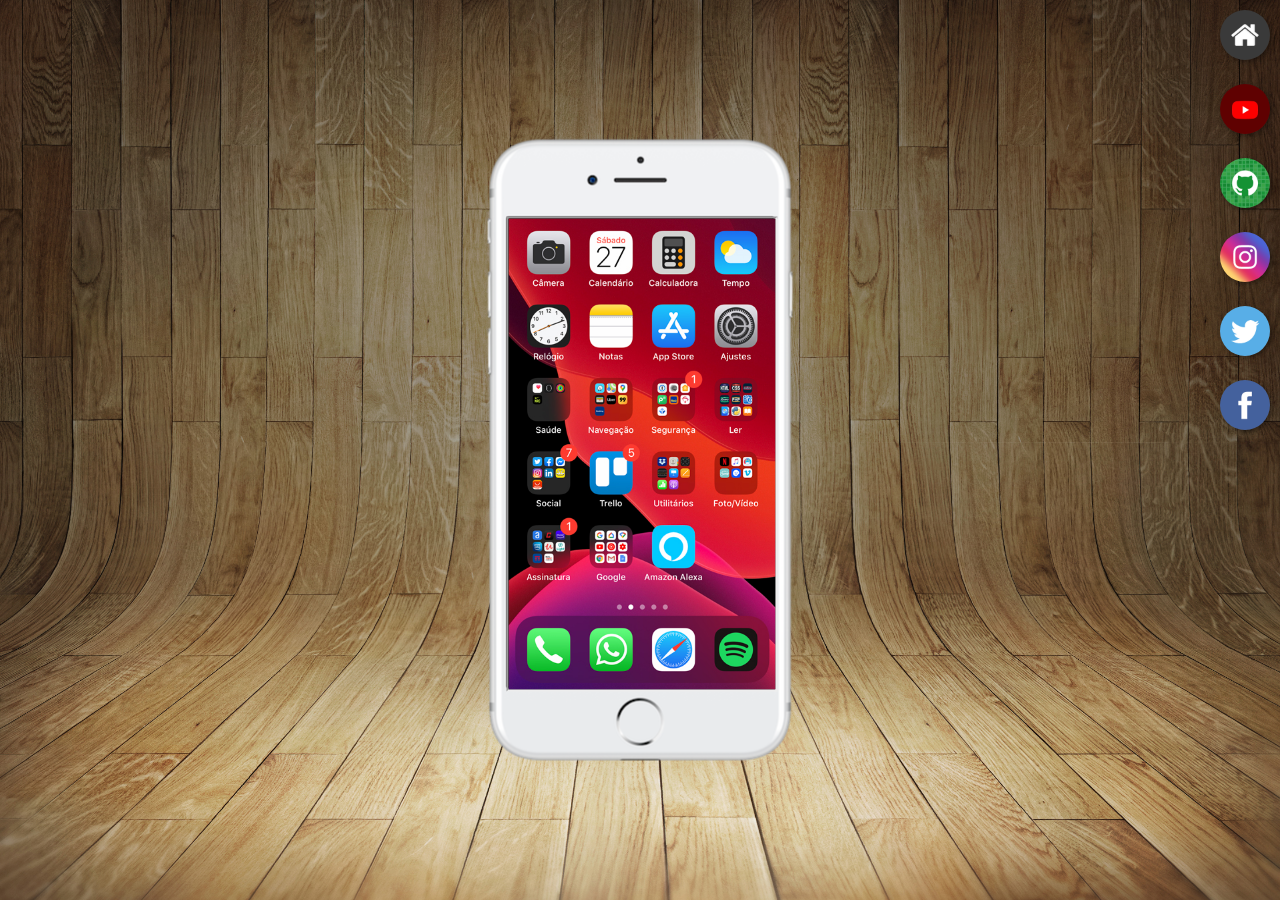
<file: index.html>
<!DOCTYPE html>
<html lang="pt-br">
<head>
    <meta charset="UTF-8">
    <meta name="viewport" content="width=device-width, initial-scale=1.0">
    <link rel="shortcut icon" href="favicon.ico" type="image/x-icon">
    <link rel="stylesheet" href="estilos/style.css">
    <title>Projeto Social</title>
</head>
<body>
    <main>
        <section id="telefone">
            <iframe src="home.html"name="tela" id="tela"> seu navegador não é compativel com isso</iframe>
        </section>

        <section id="redes-sociais">
            <a href="home.html" target="tela"> <img src="imagens/logo-home.jpg" alt="home"></a> <br>
            <a href="youtube.html" target="tela"> <img src="imagens/logo-youtube.jpg" alt="youtube"></a> <br>
            <a href="github.html" target="tela"><img src="imagens/logo-github.jpg" alt="git"></a> <br>
            <a href="instagram.html" target="tela"><img src="imagens/logo-instagram.jpg" alt="insta"></a> <br>
            <a href="twitter.html" target="tela"> <img src="imagens/logo-twitter.jpg" alt="tt"></a> <br>
            <a href="facebook.html" target="tela"> <img src="imagens/logo-facebook.jpg" alt="face"></a> <br>
        </section>
    </main>
</body>
</html>
</file>
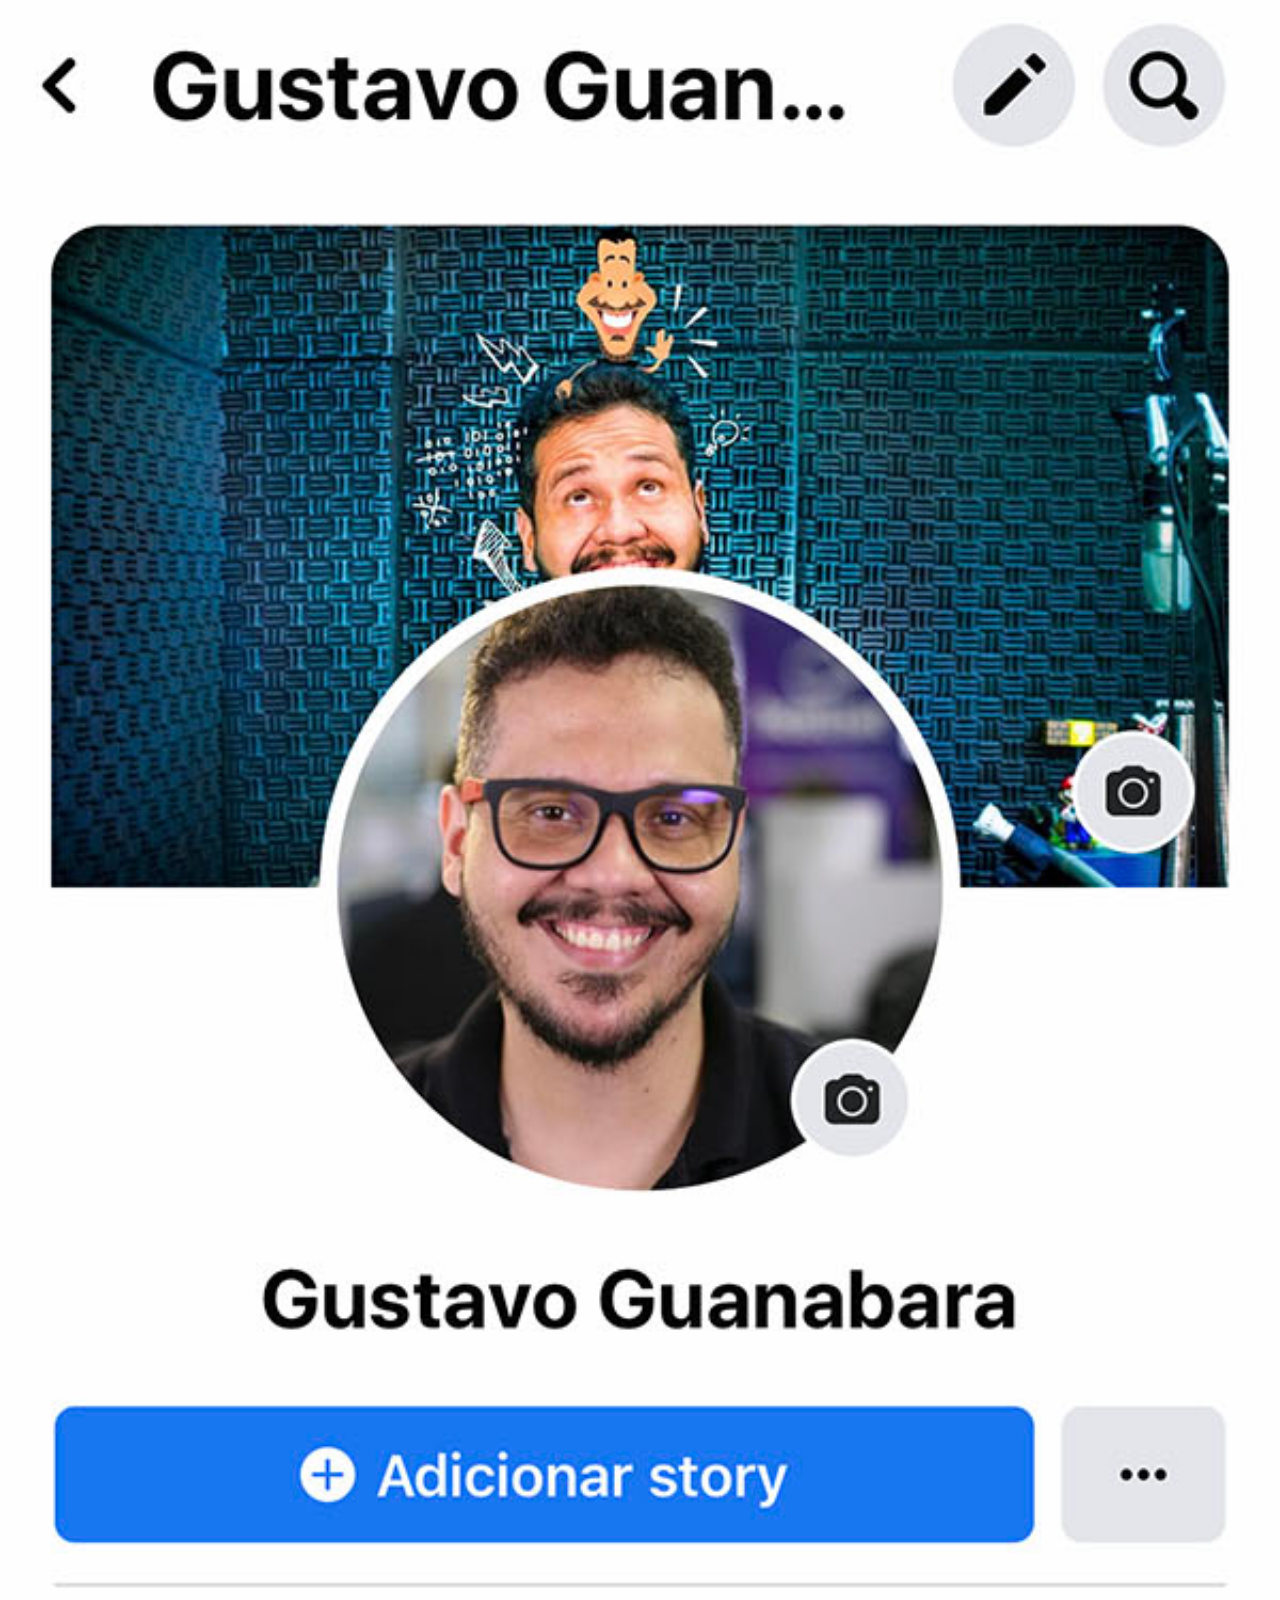
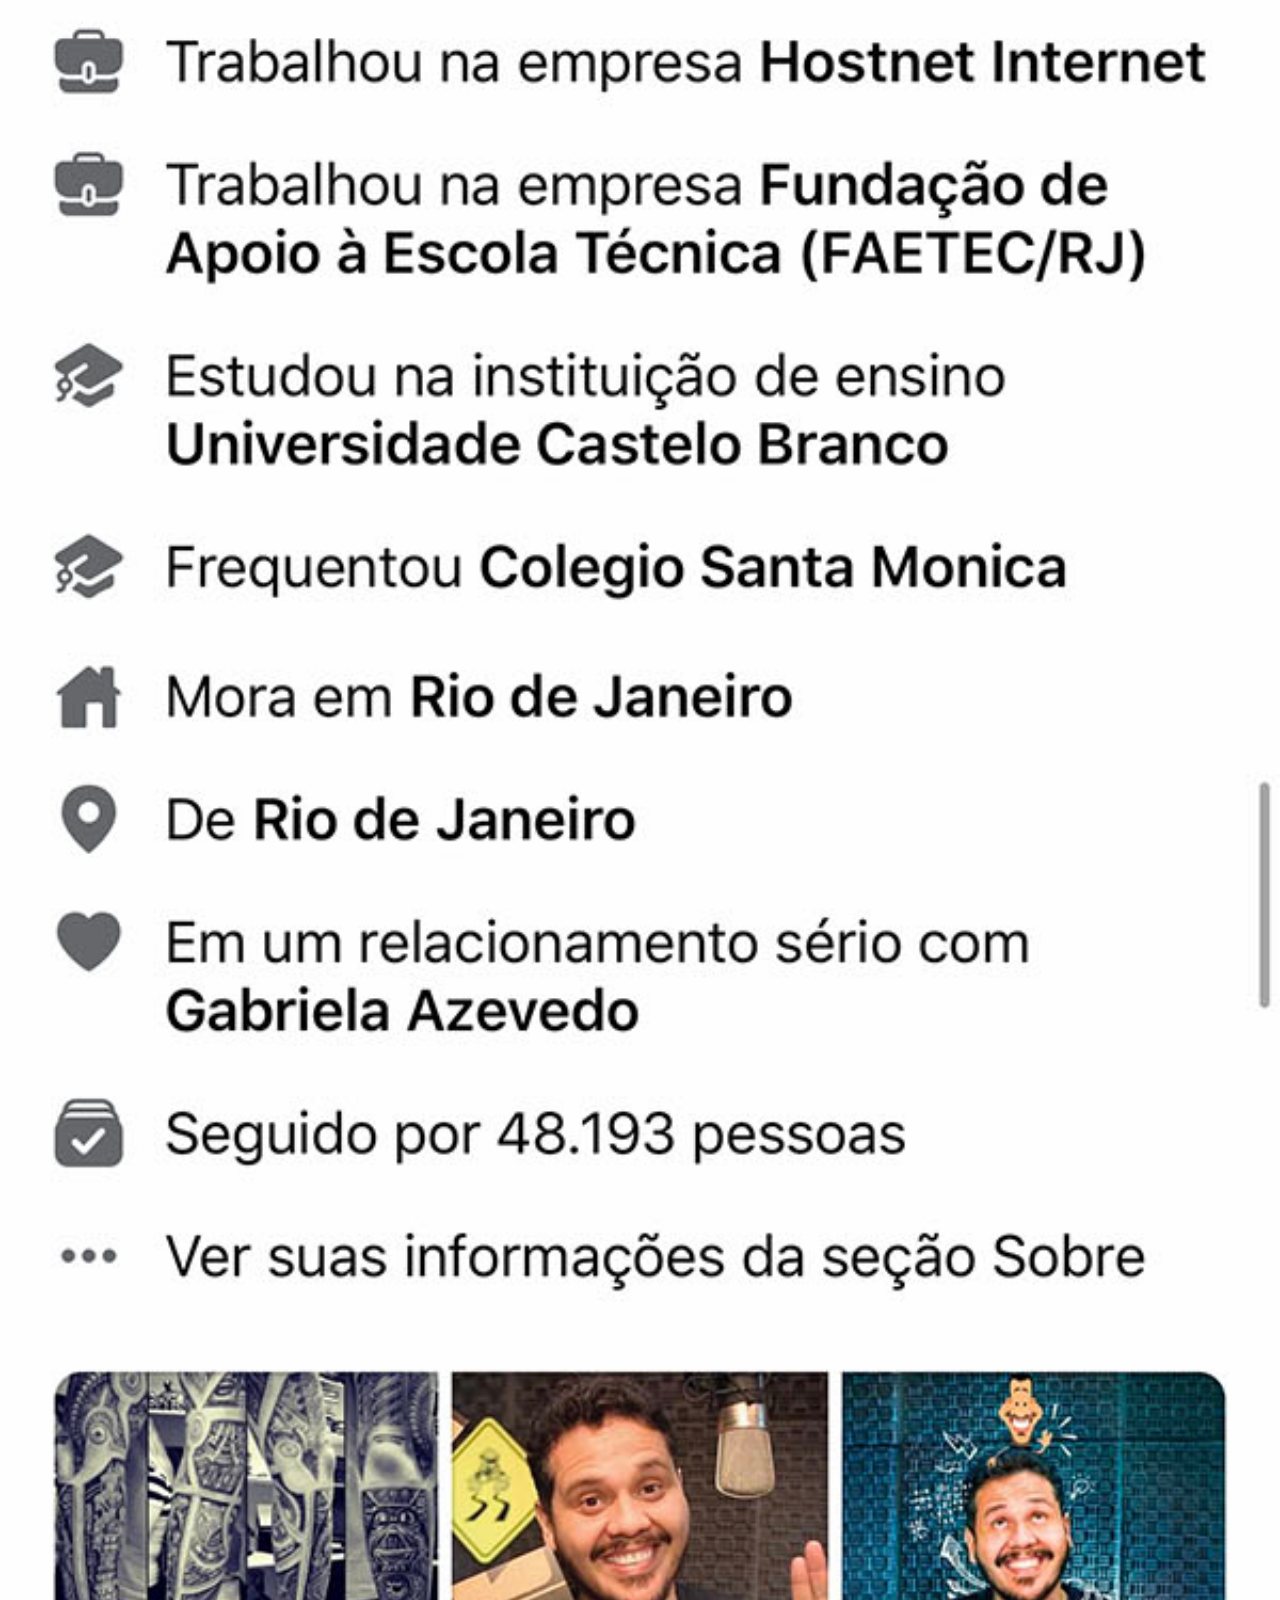
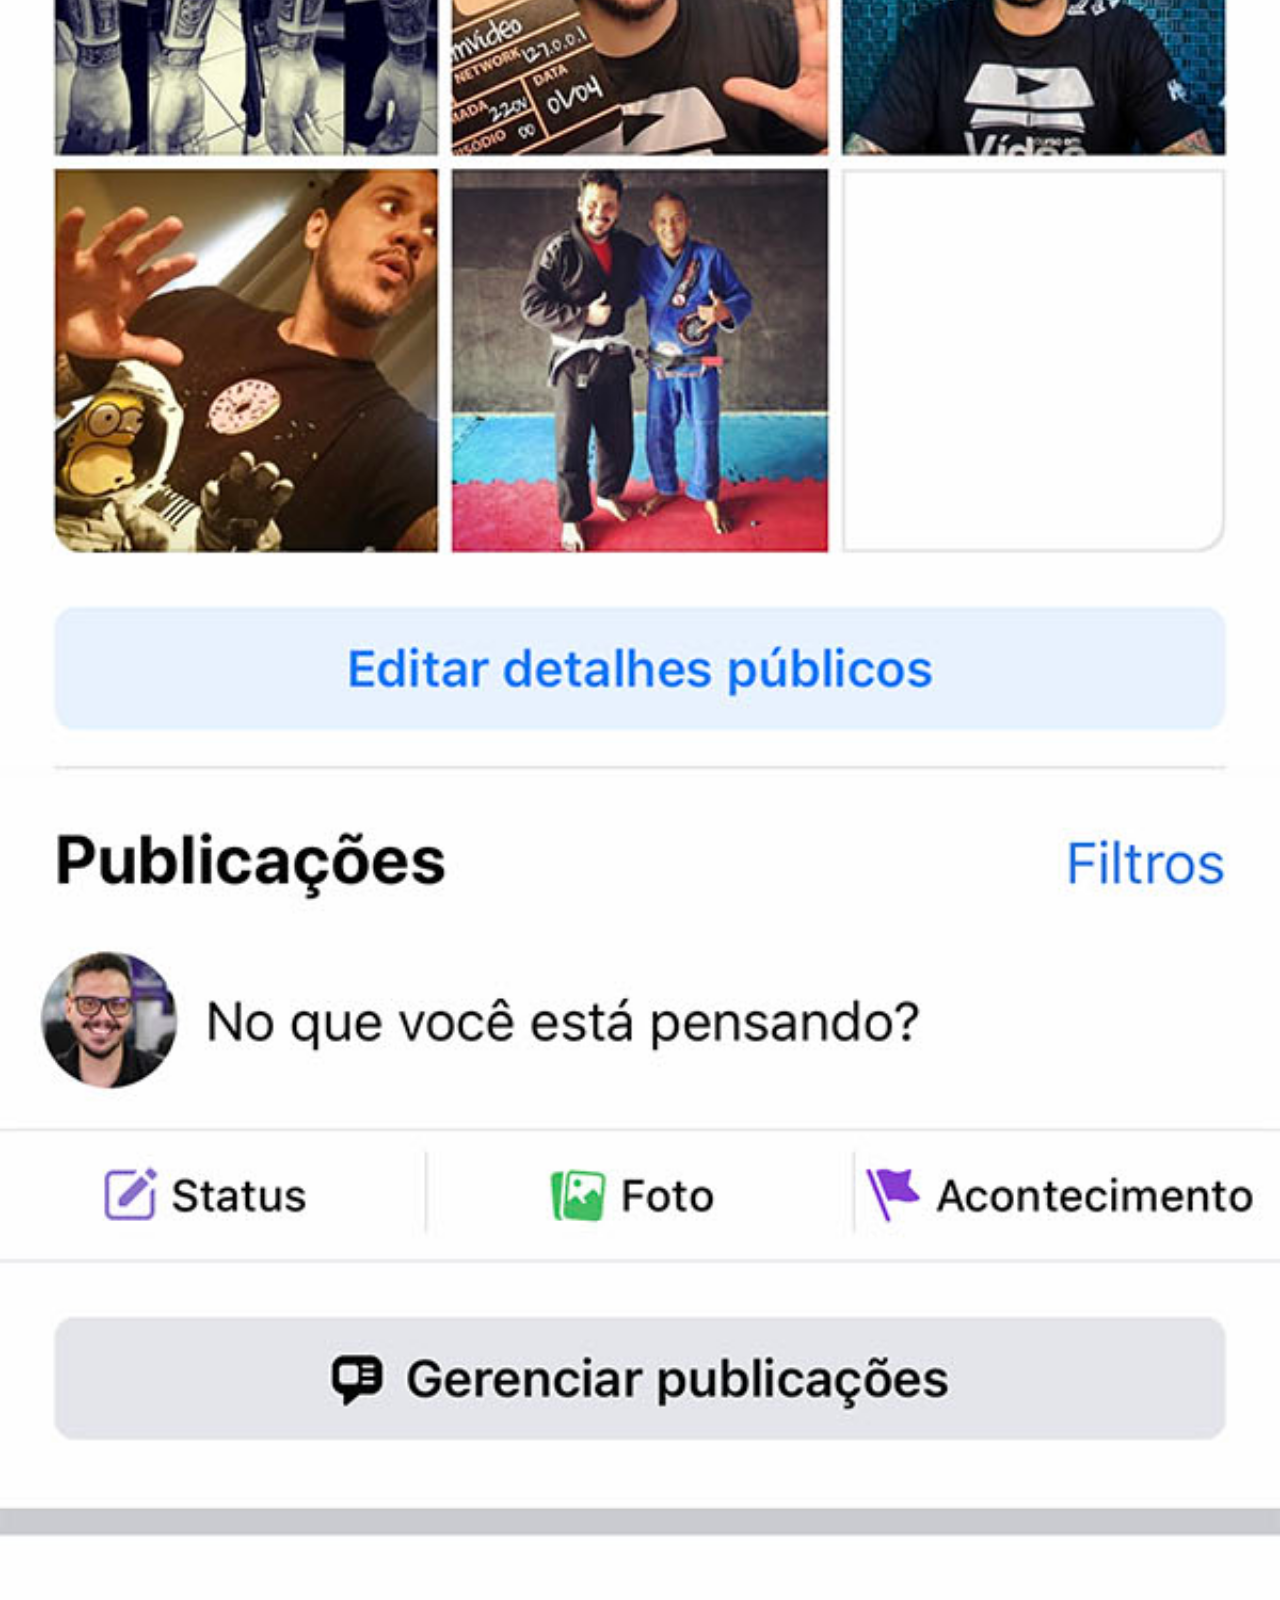
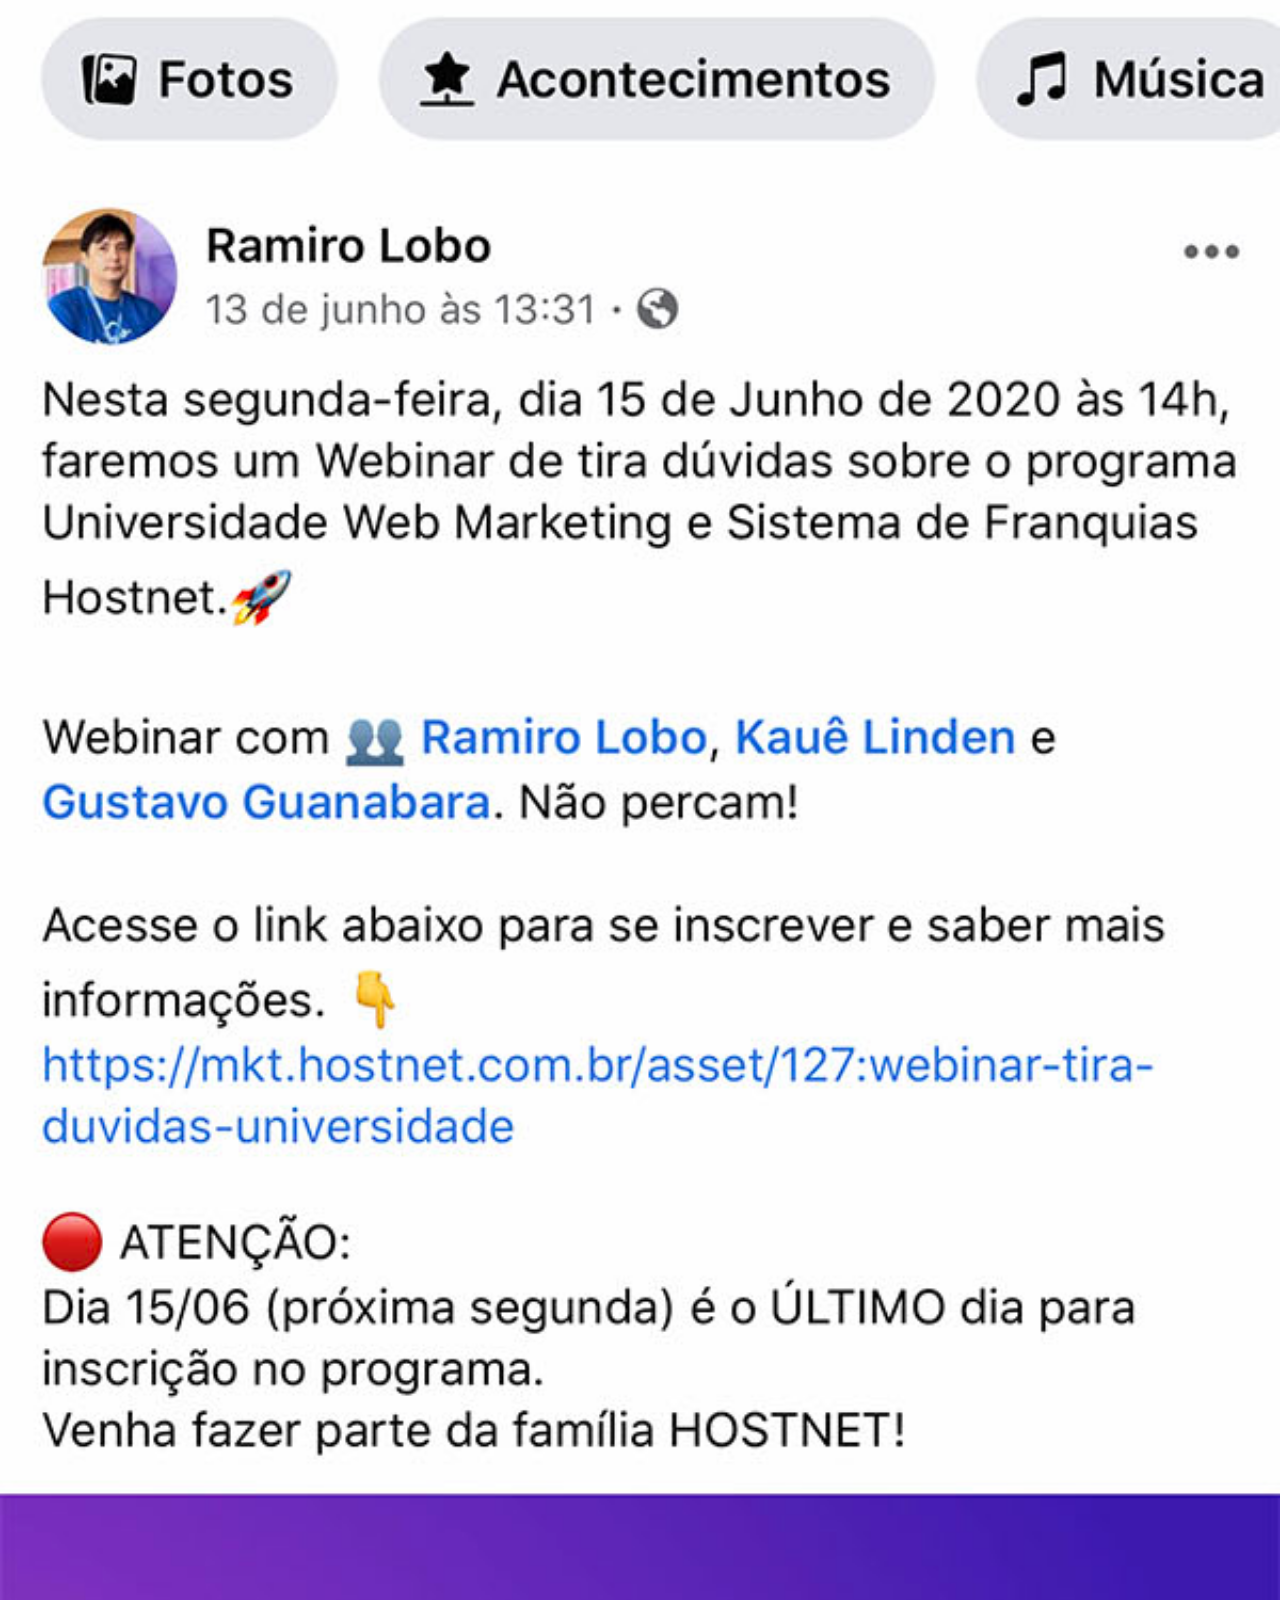
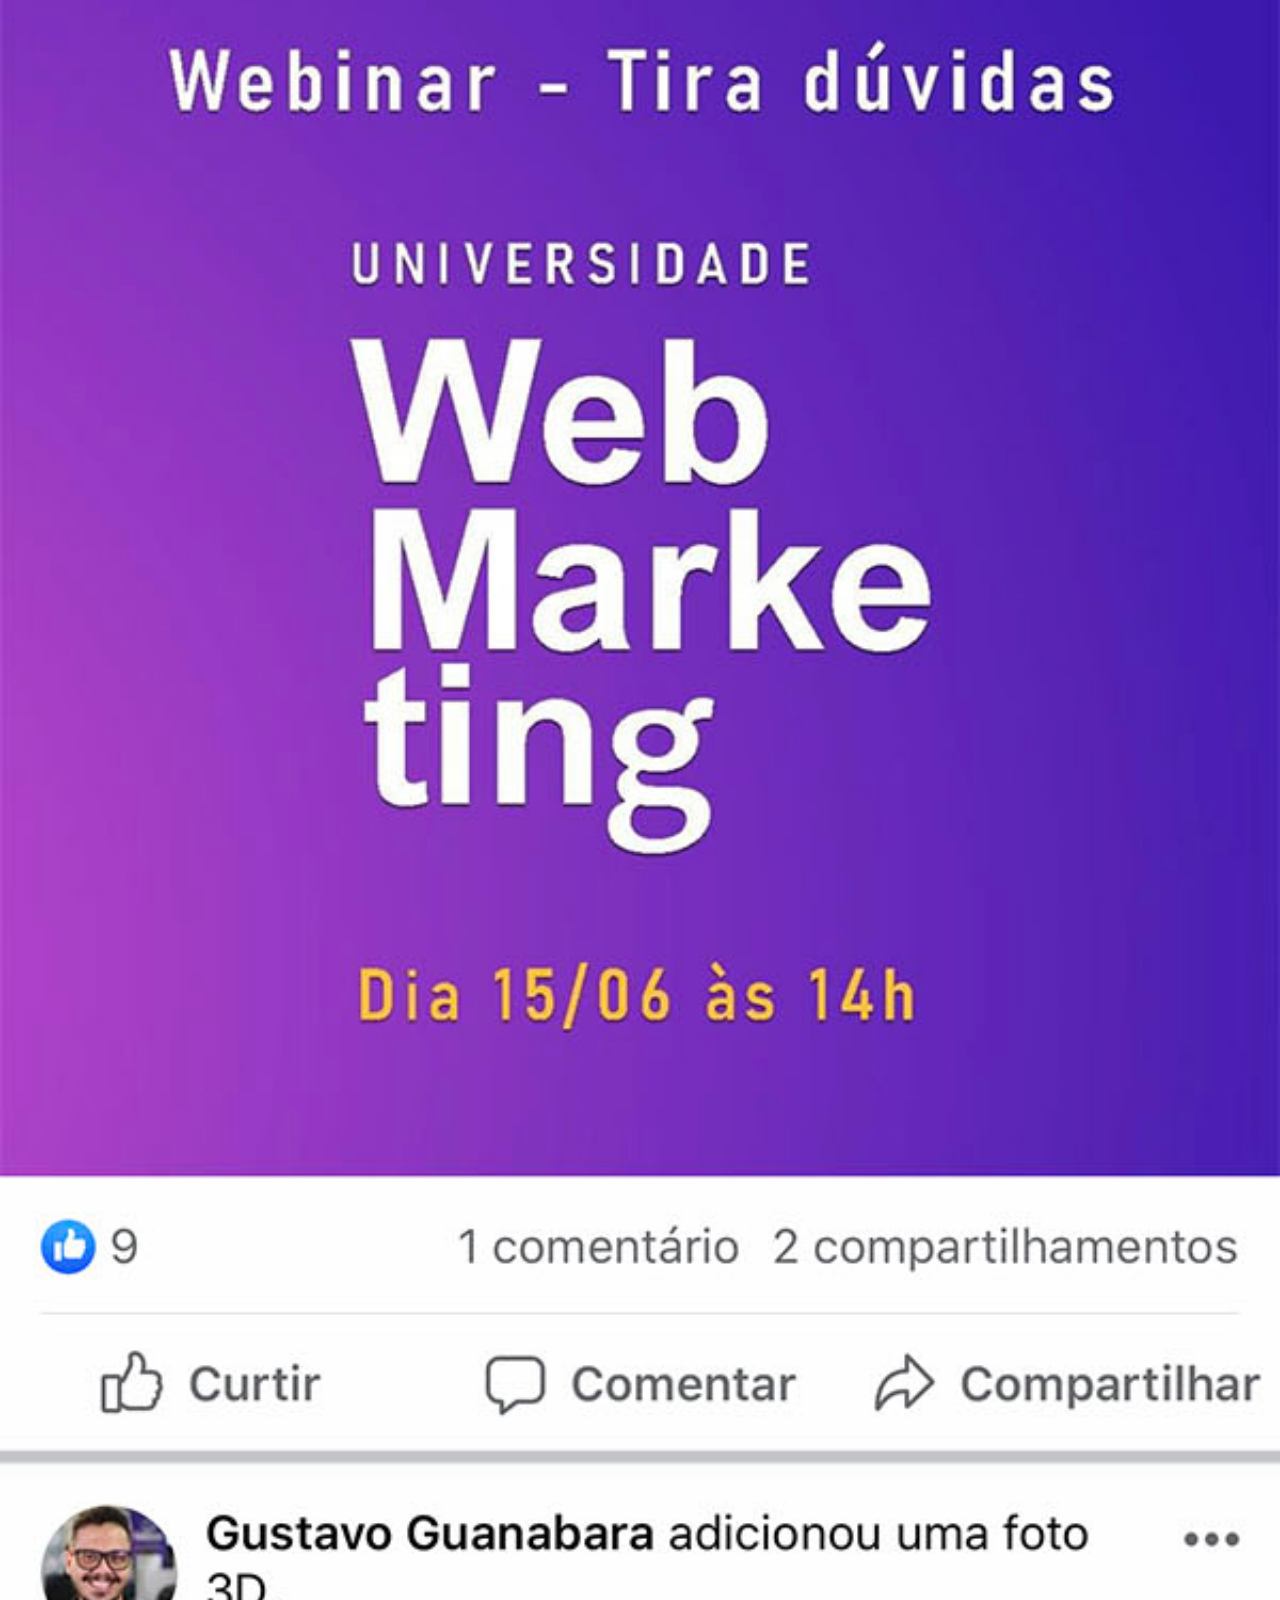
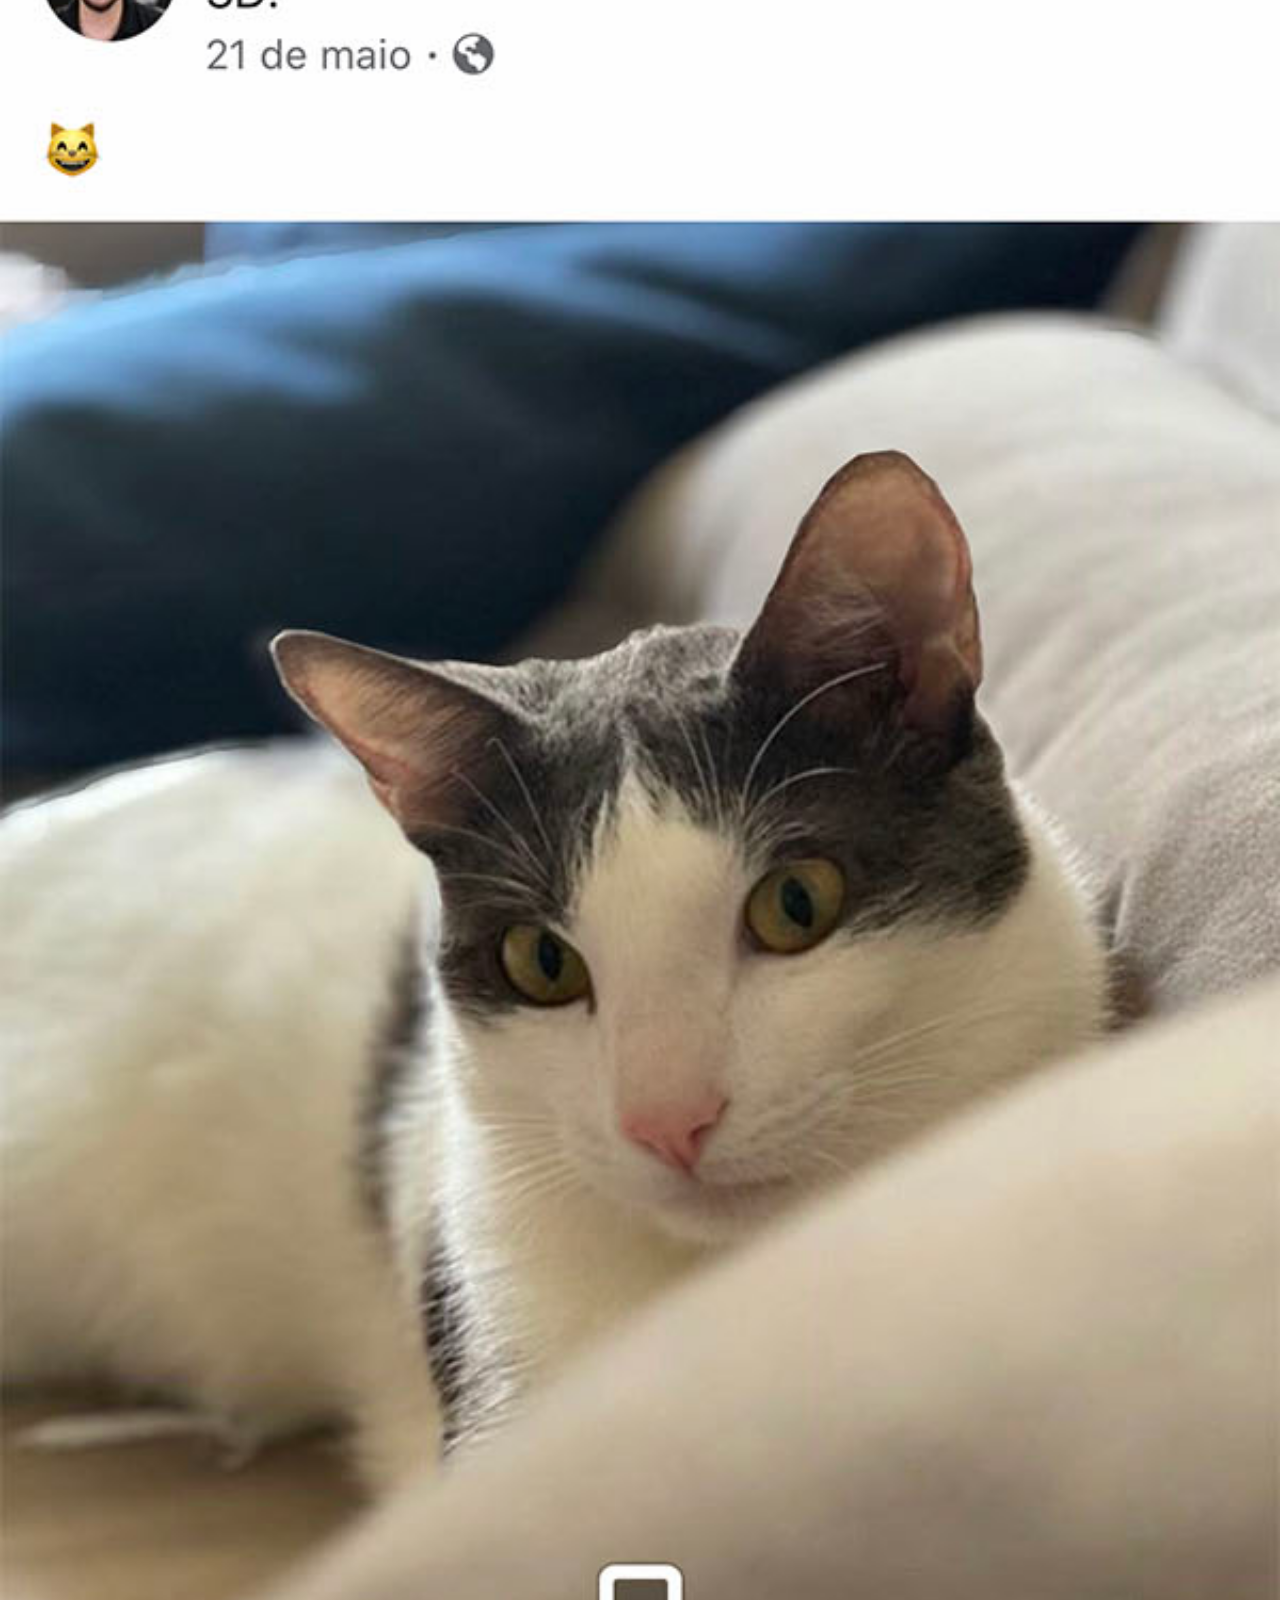
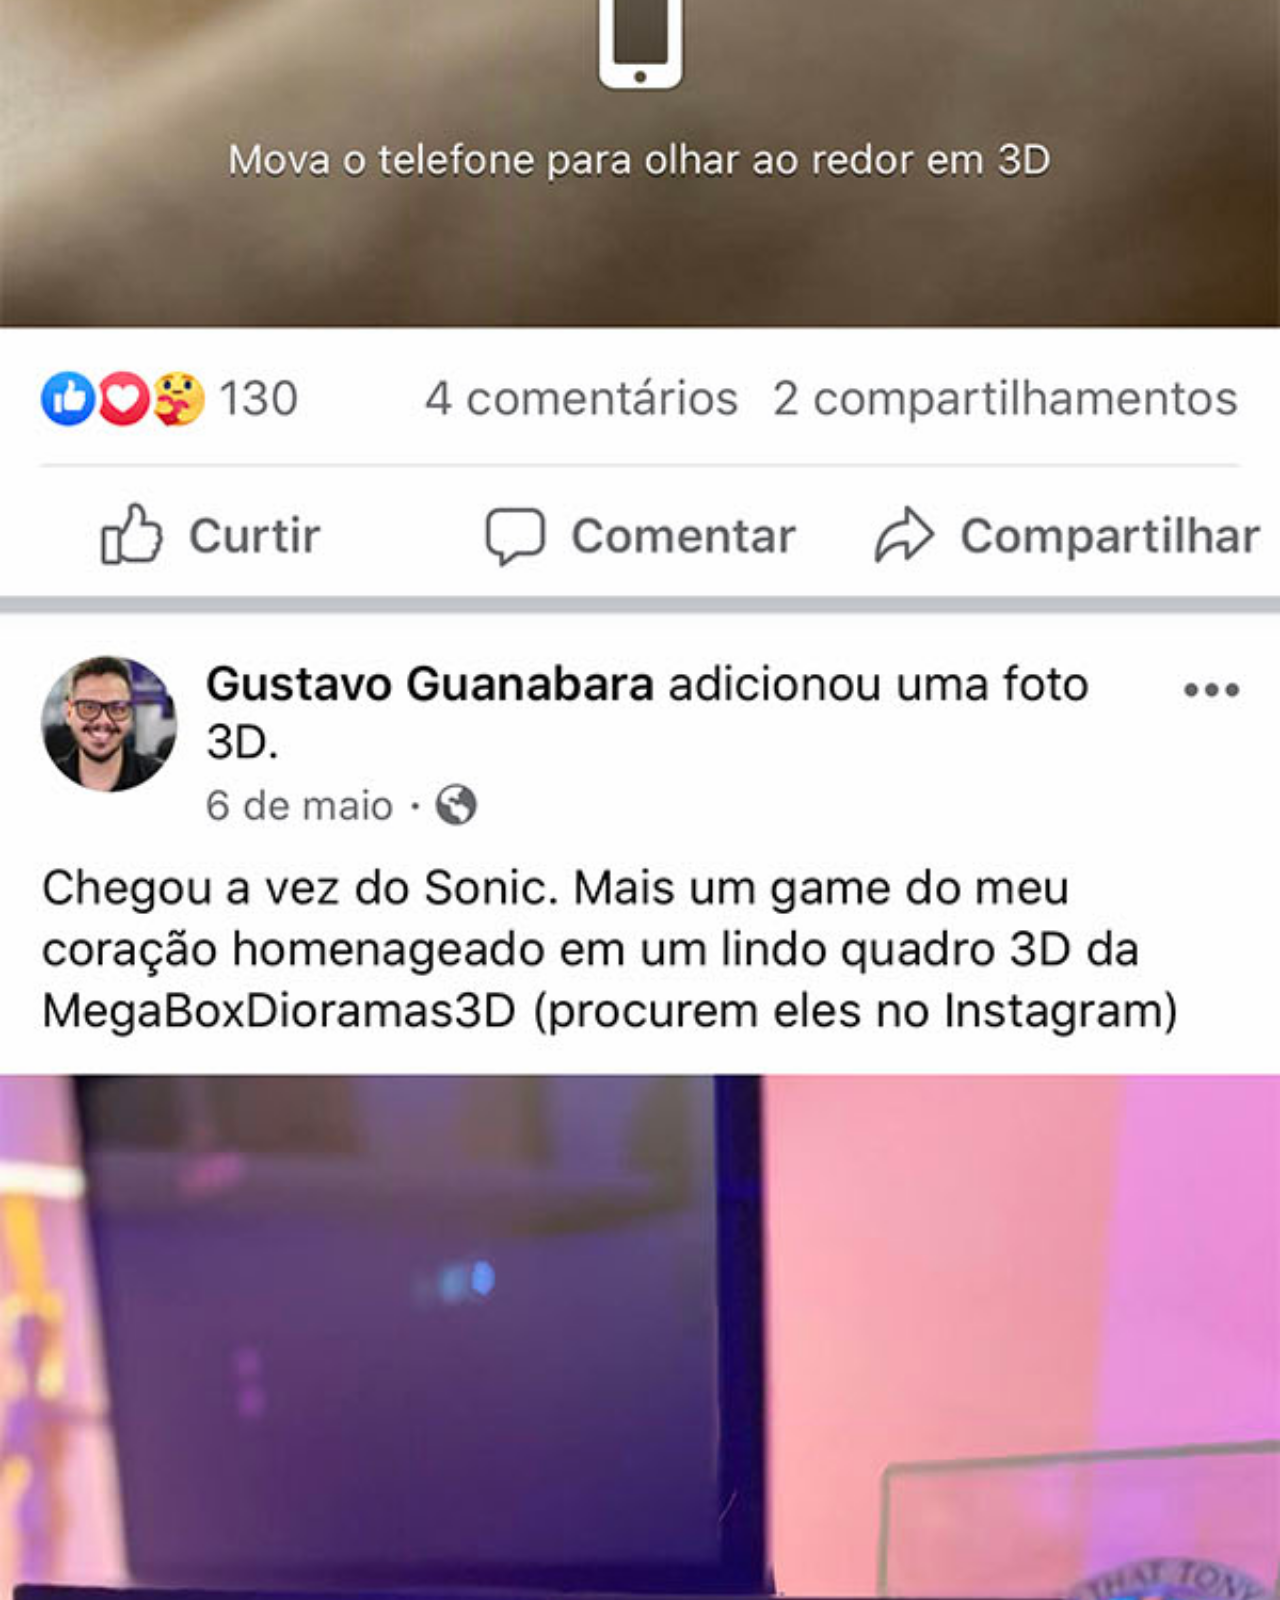
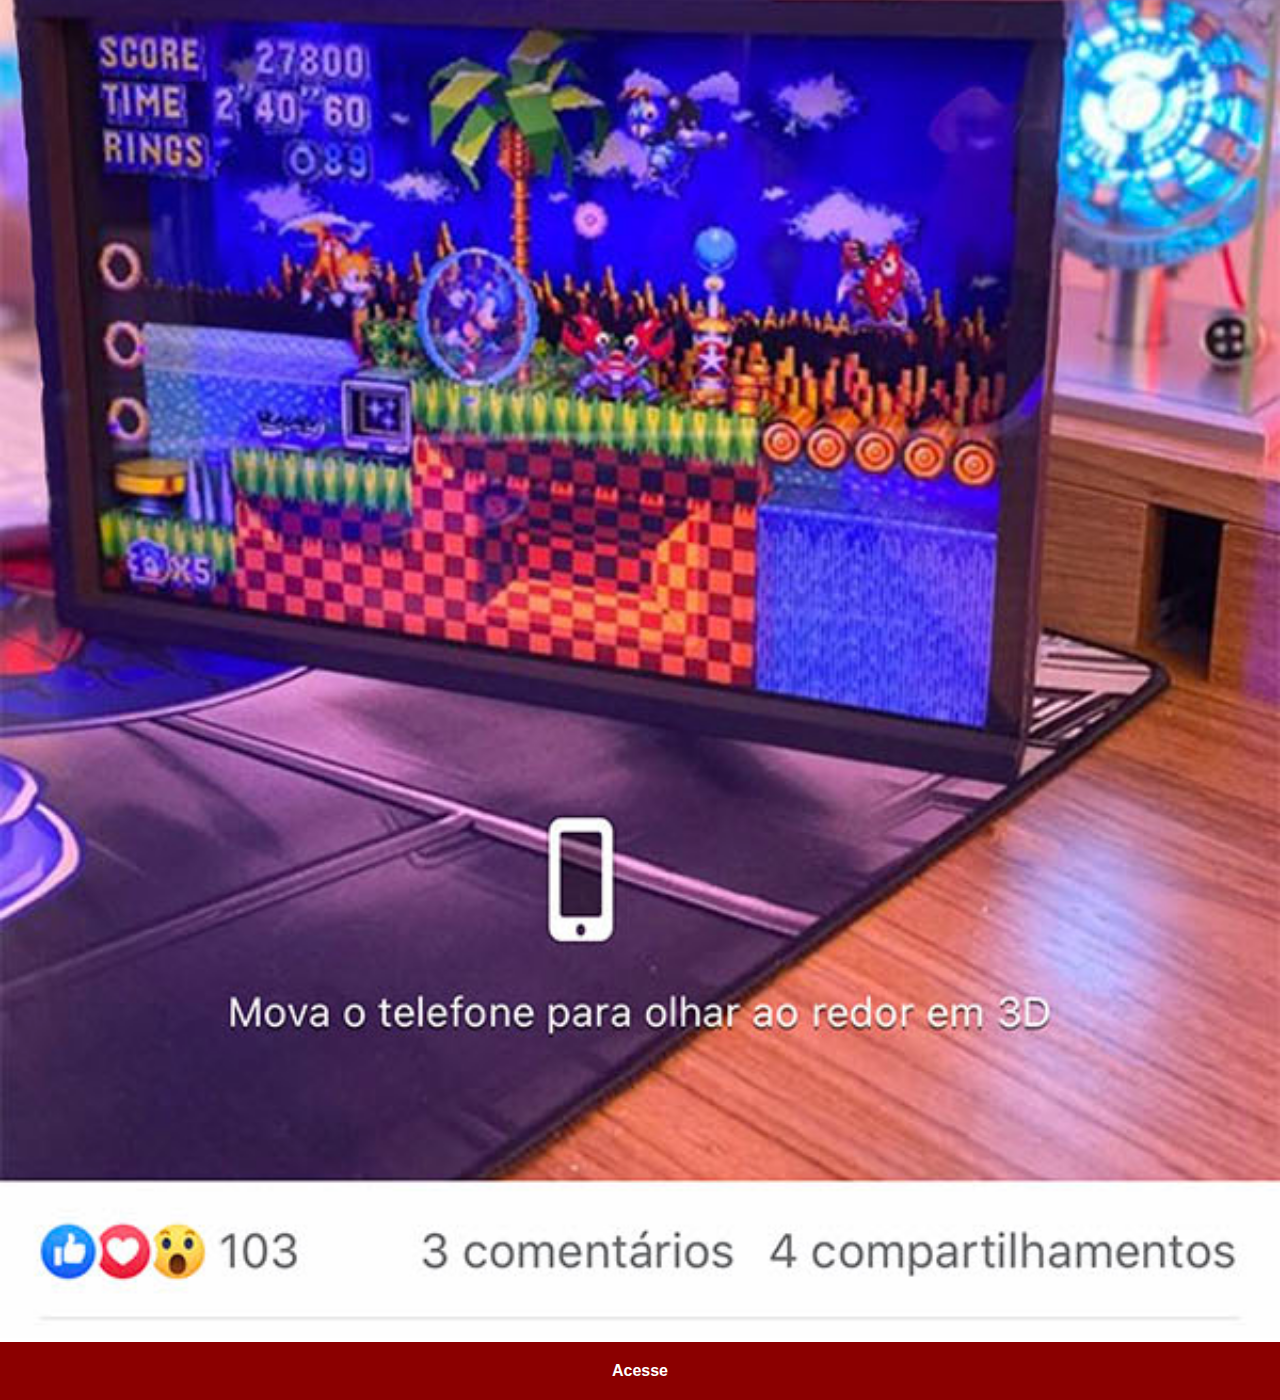
<file: facebook.html>
<!DOCTYPE html>
<html lang="pt-br">
<head>
    <meta charset="UTF-8">
    <meta name="viewport" content="width=device-width, initial-scale=1.0">
    <link rel="stylesheet" href="estilos/social.css">
    <title>facebook</title>
</head>
<body>
    <img src="imagens/tela-facebook.jpg" alt="facebook">
    <a href="https://www.facebook.com/?locale=pt_BR">Acesse</a>
</body>
</html>
</file>
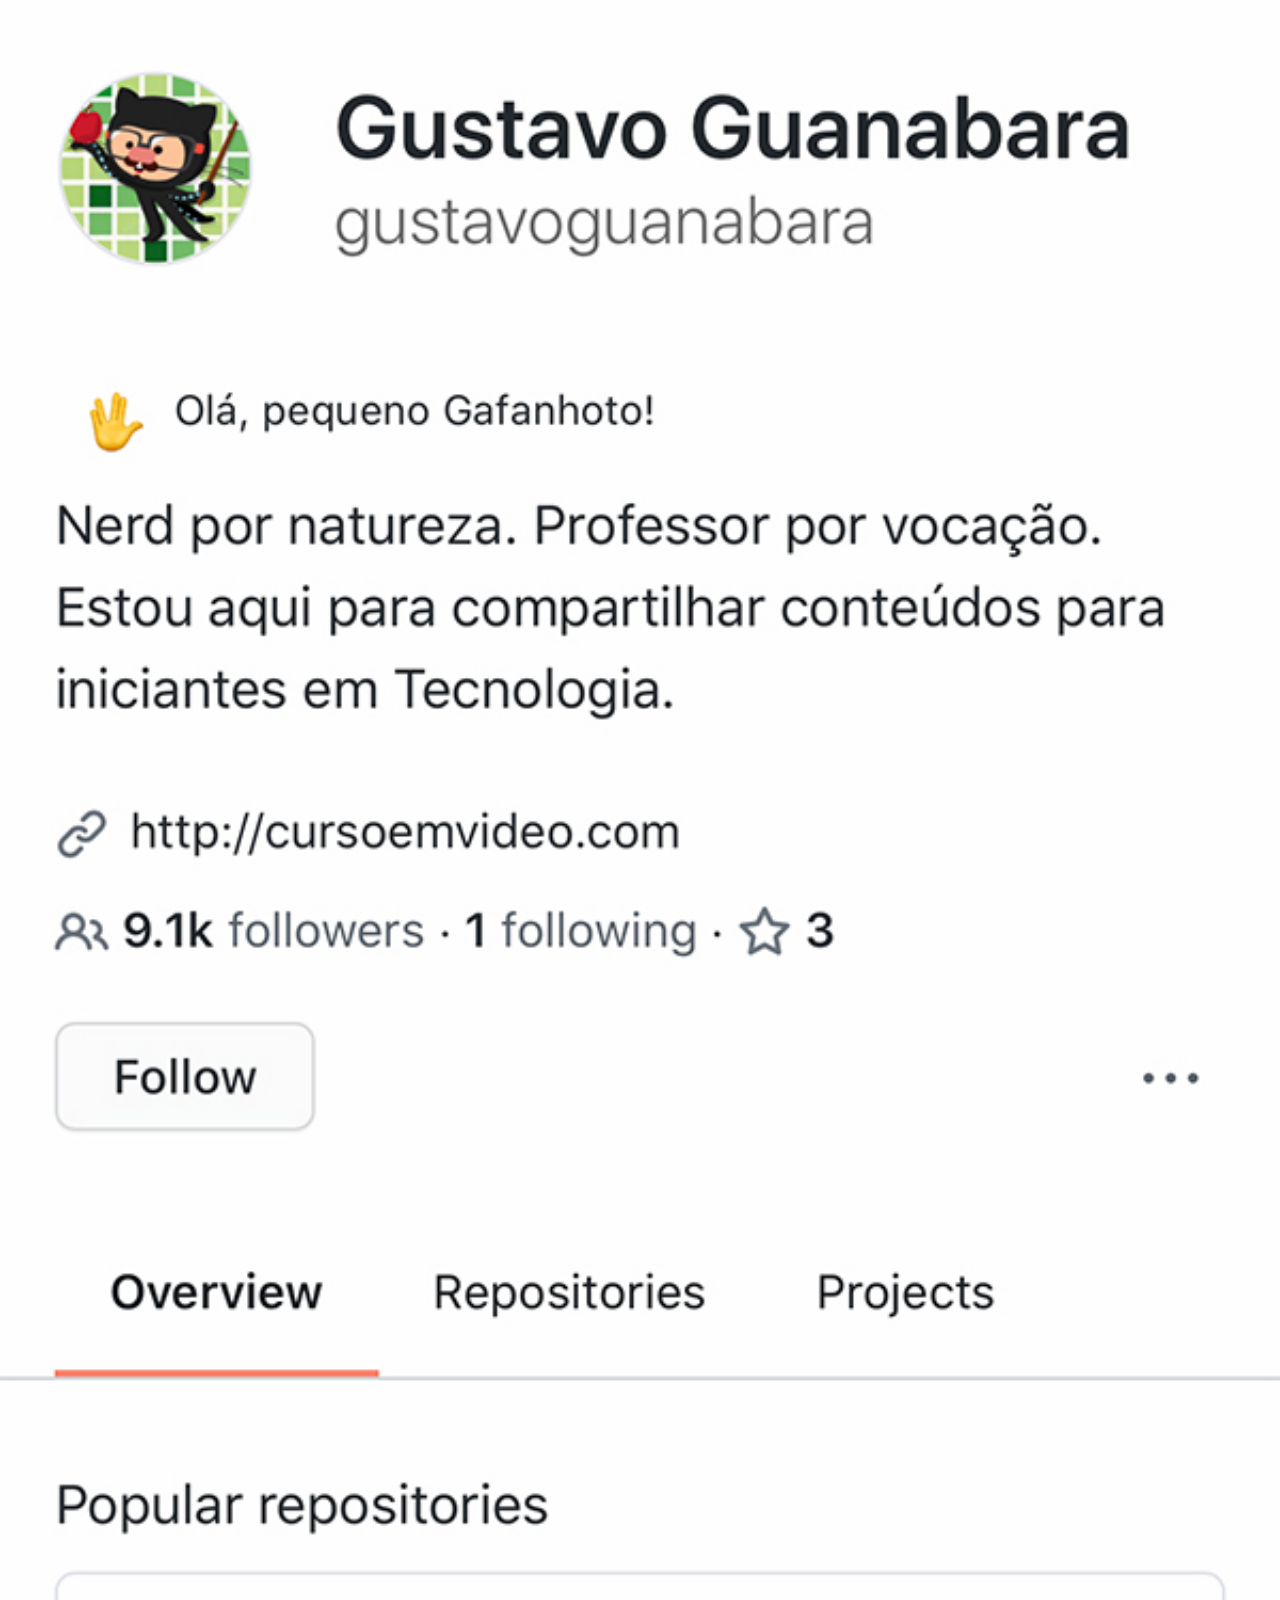
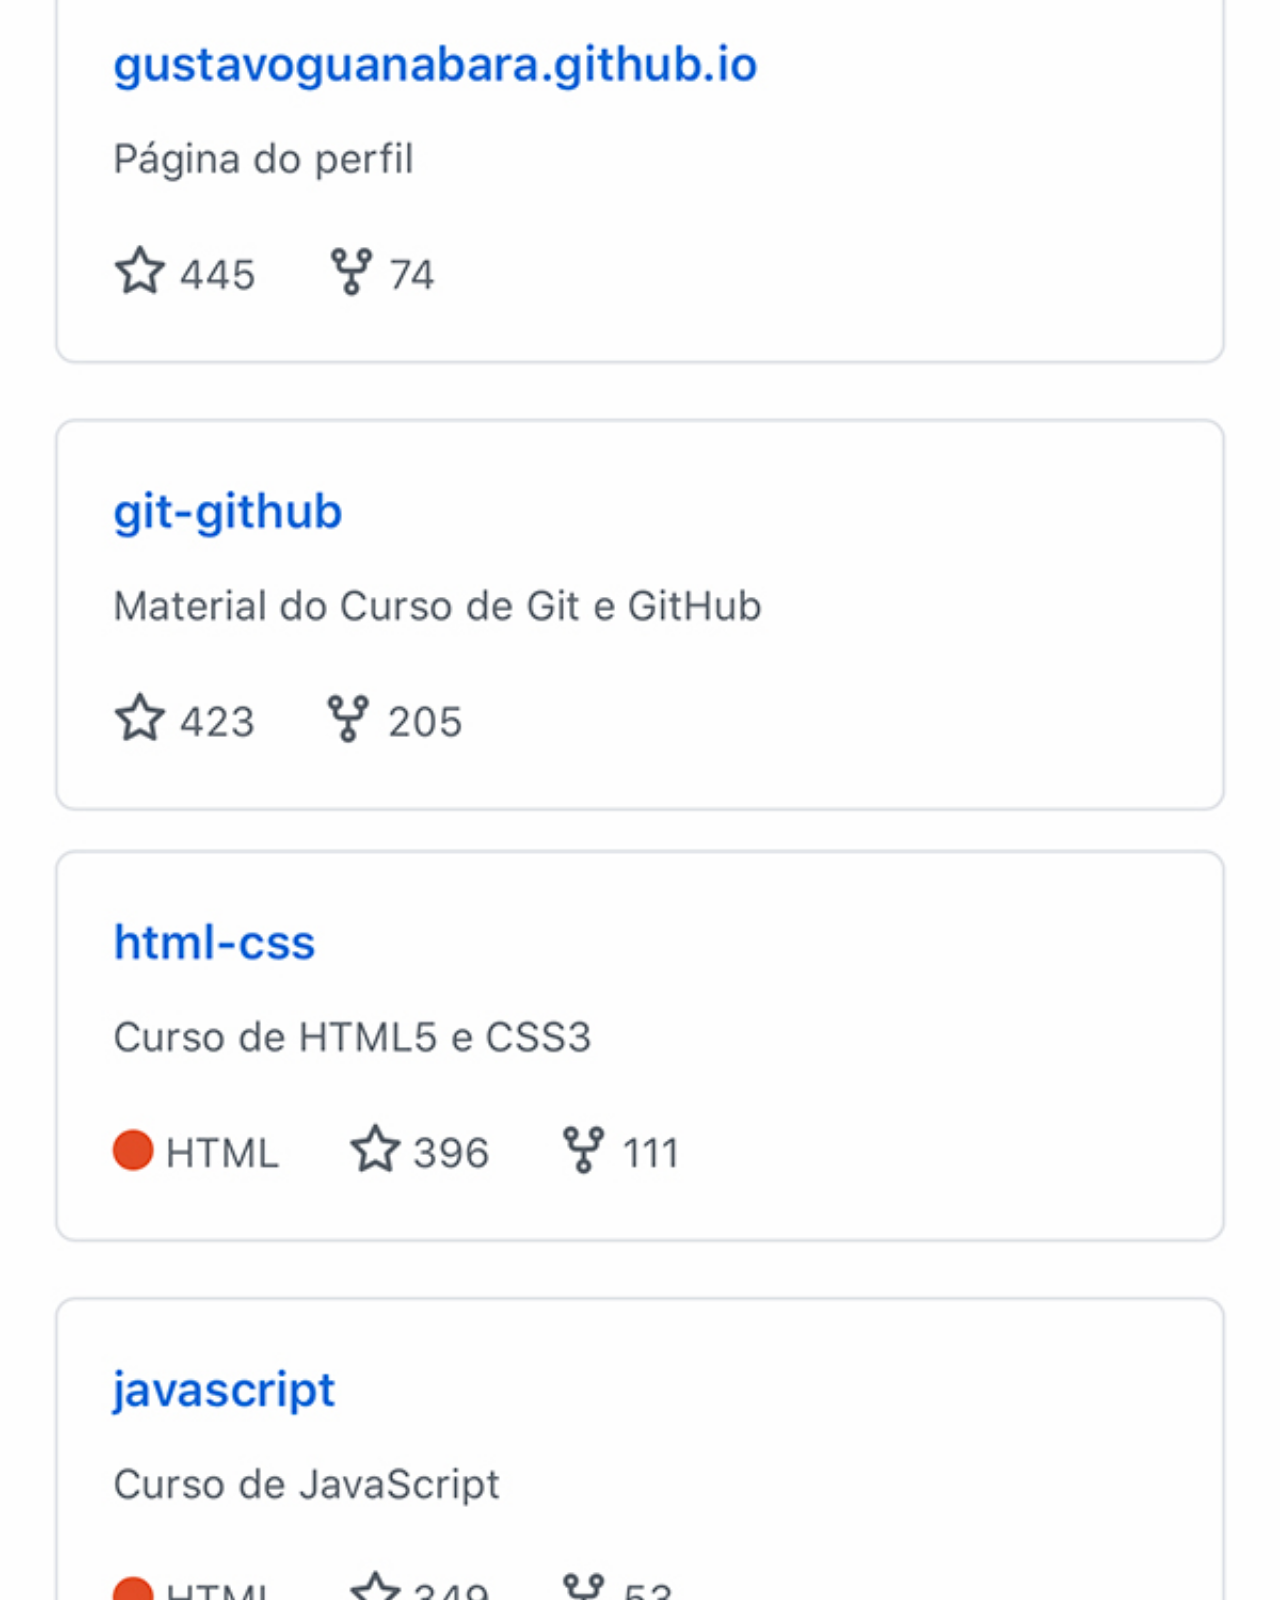
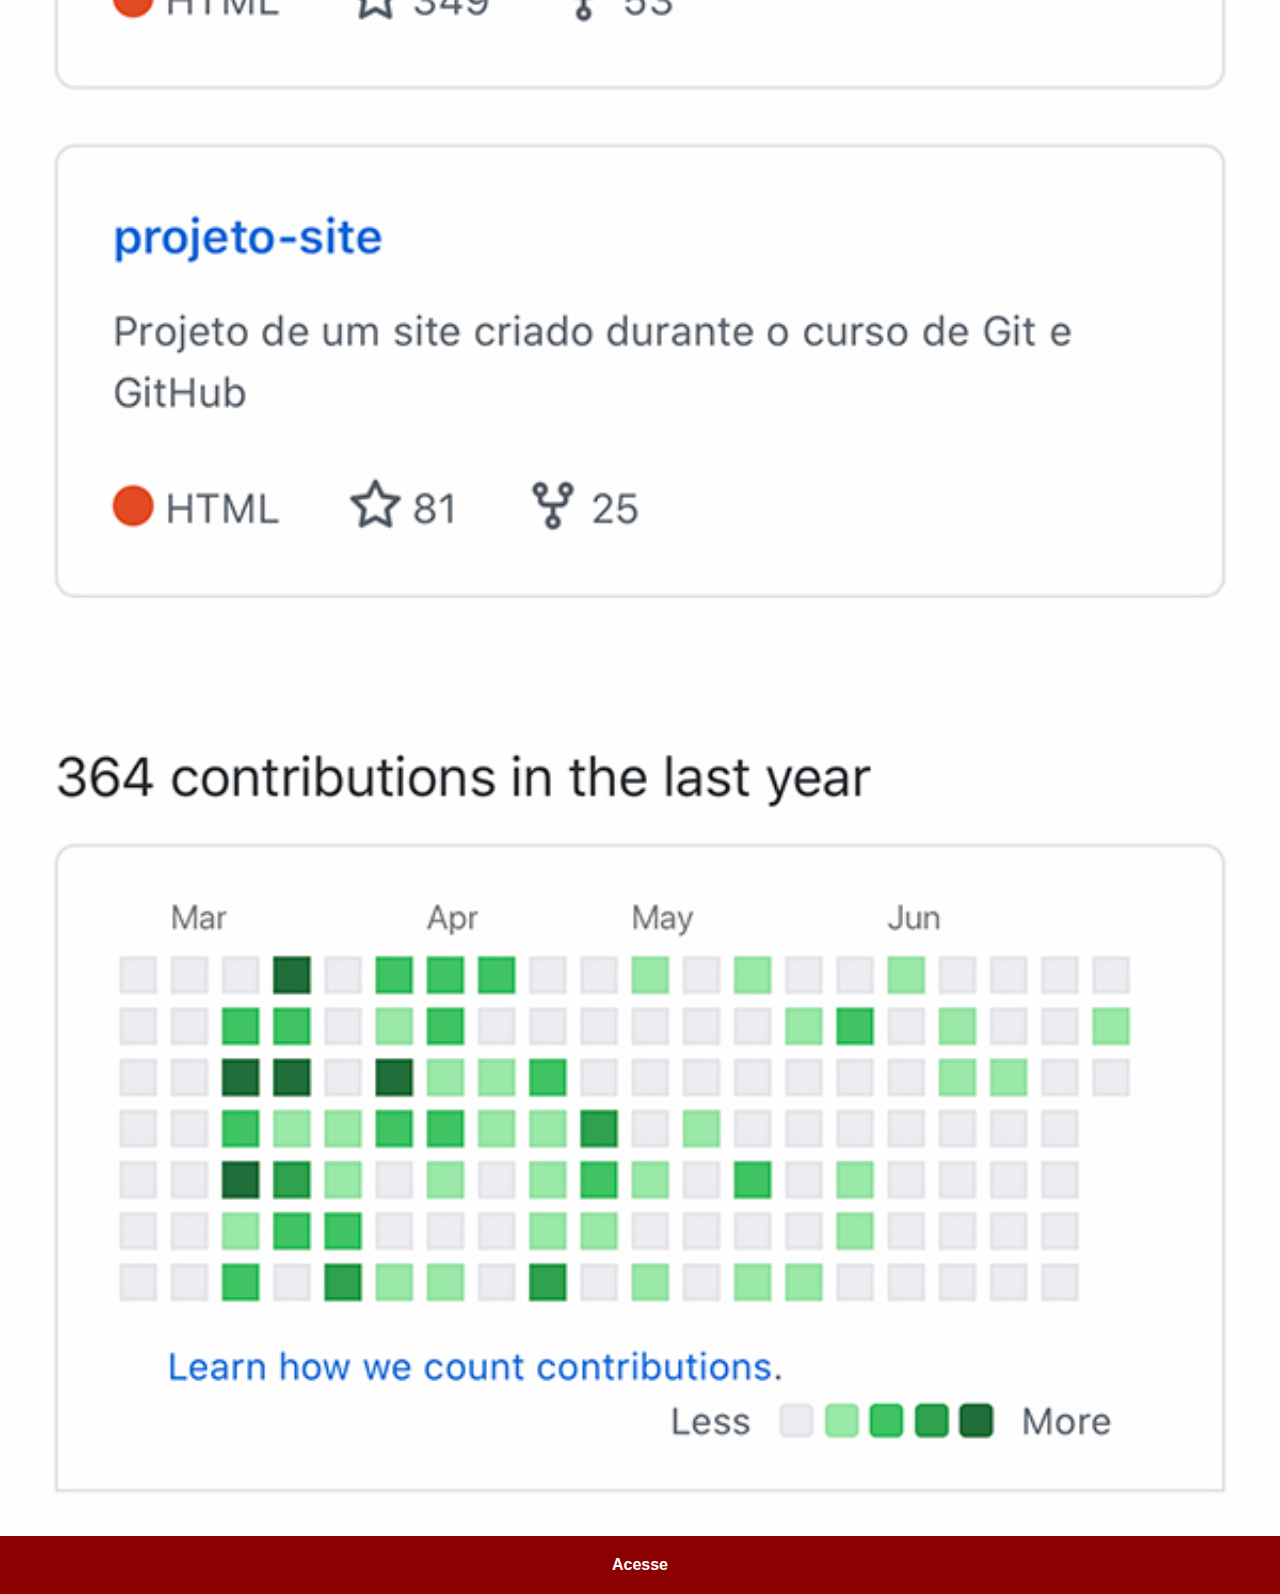
<file: github.html>
<!DOCTYPE html>
<html lang="pt-br">
<head>
    <meta charset="UTF-8">
    <meta name="viewport" content="width=device-width, initial-scale=1.0">
    <link rel="stylesheet" href="estilos/social.css">
    <title>Git-Hub</title>
</head>
<body>
    <img src="imagens/tela-github.jpg" alt="github">
    <a href="https://github.com/">Acesse</a>
</body>
</html>
</file>
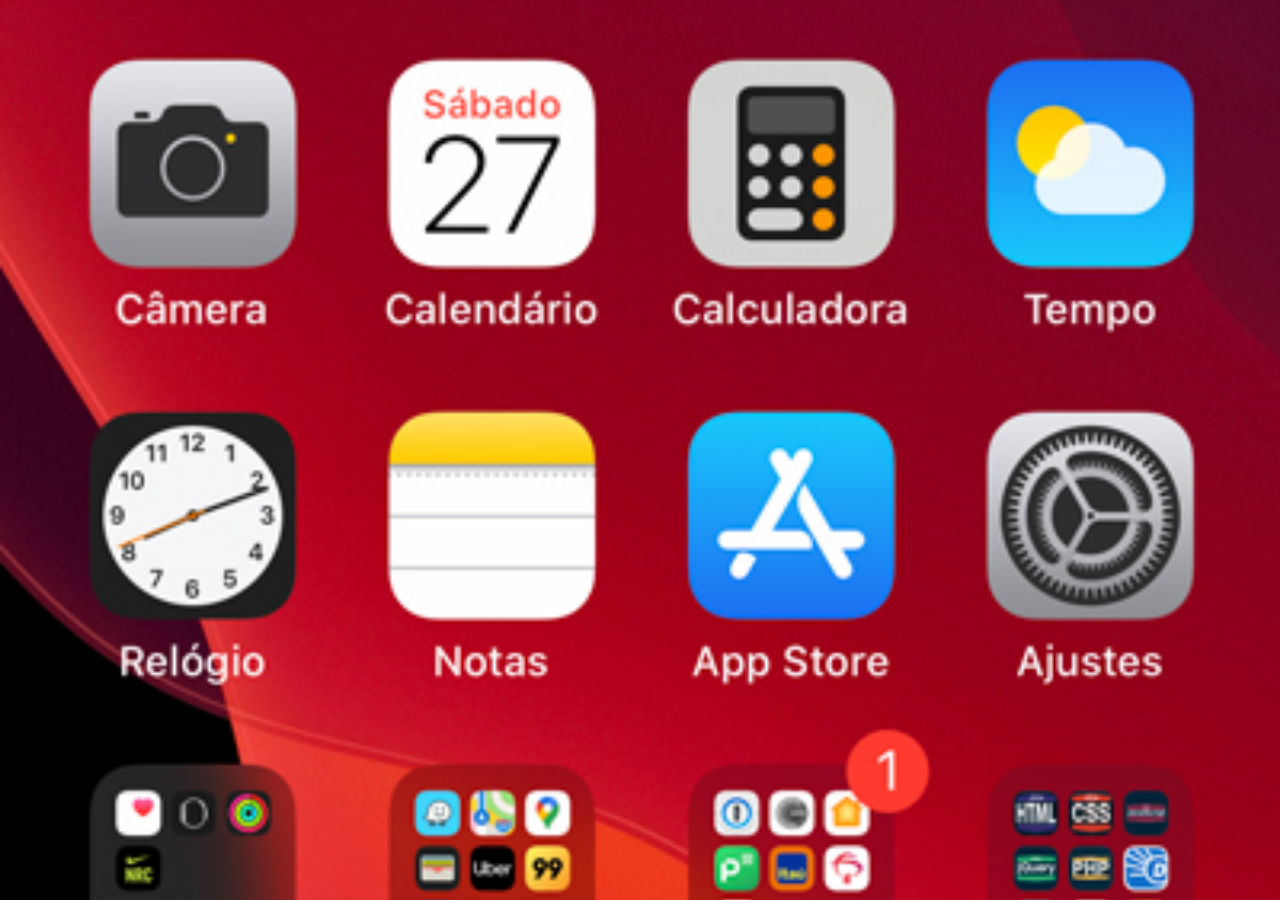
<file: home.html>
<!DOCTYPE html>
<html lang="pt-br">
<head>
    <meta charset="UTF-8">
    <meta name="viewport" content="width=device-width, initial-scale=1.0">
    <title>Home</title>
</head>
<style>
    *{
        margin: 0px;
        padding: 0px;
    }
    body{
        width: 100vw;
        height: 100vh;
        background: black url('imagens/tela-home.jpg');
        background-repeat: no-repeat;
        background-position: top center;
        background-size: cover;
    }
</style>
<body>
</body>
</html>
</file>
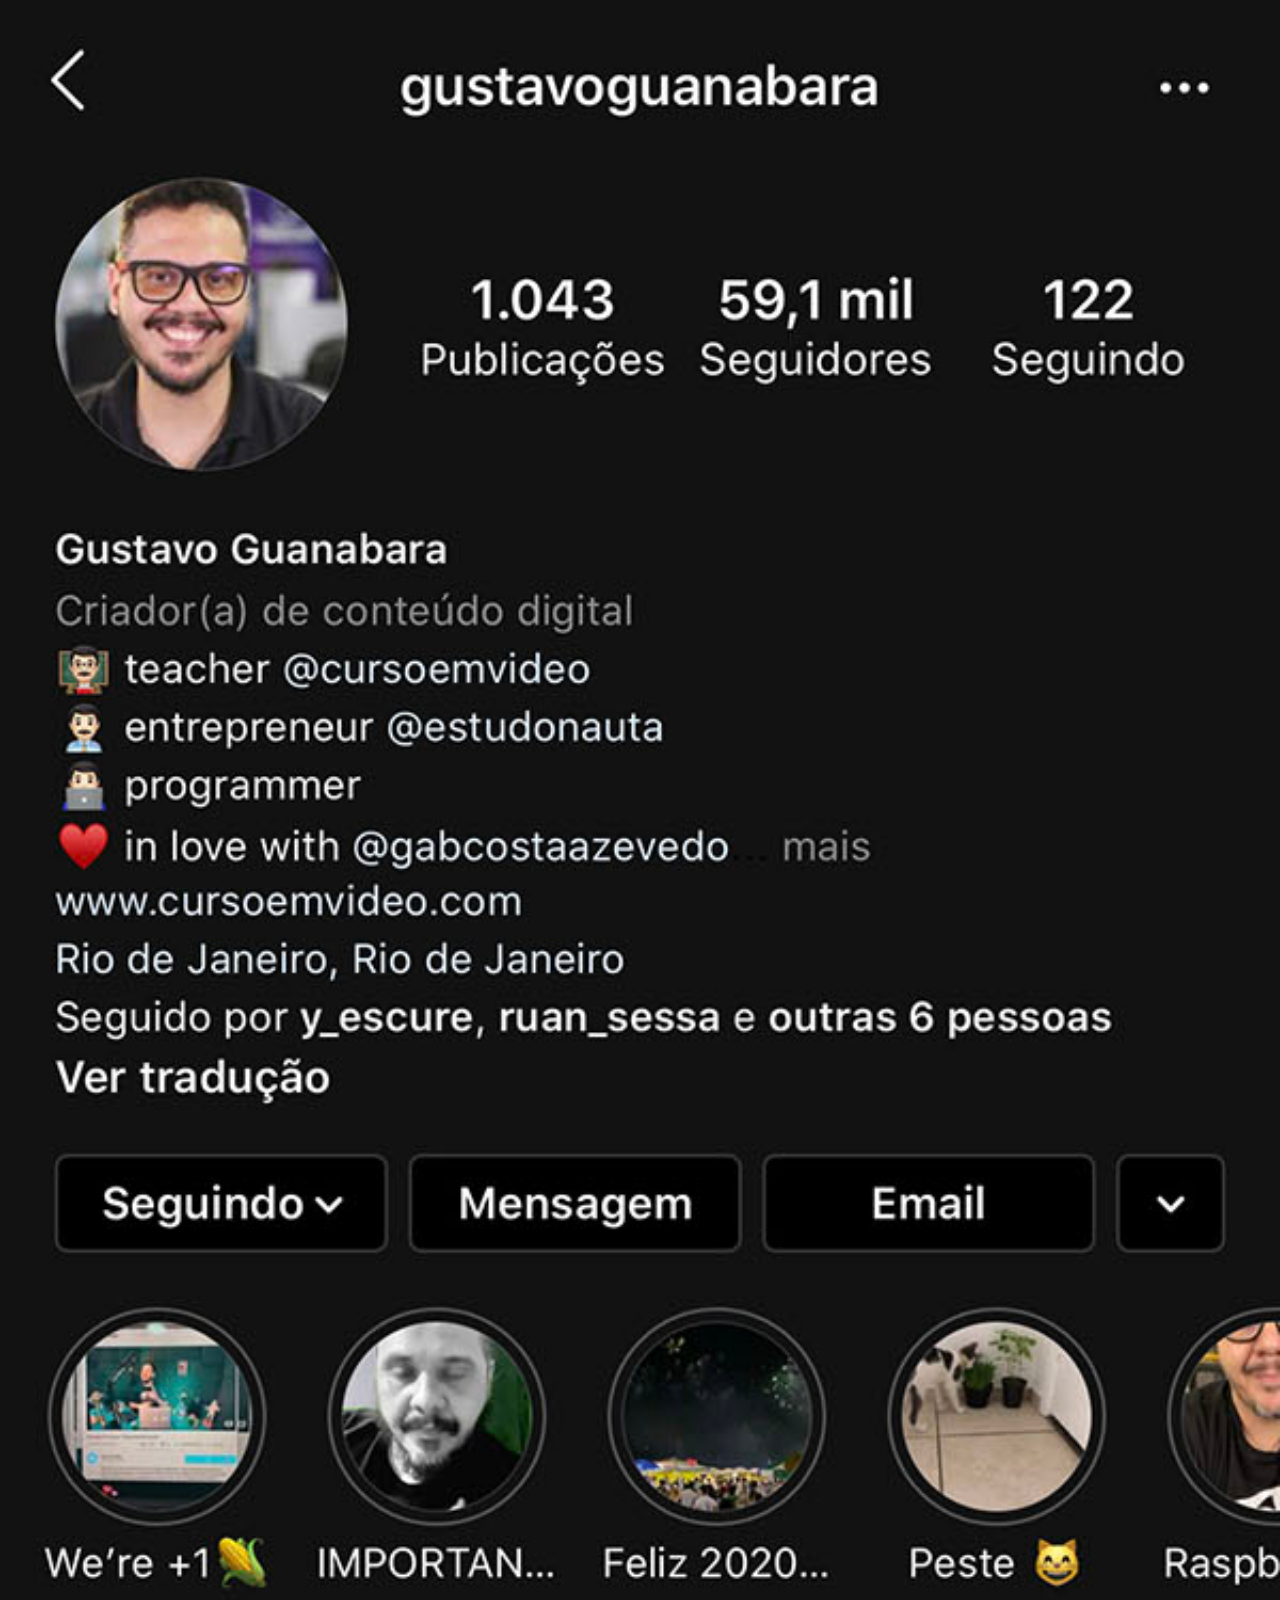
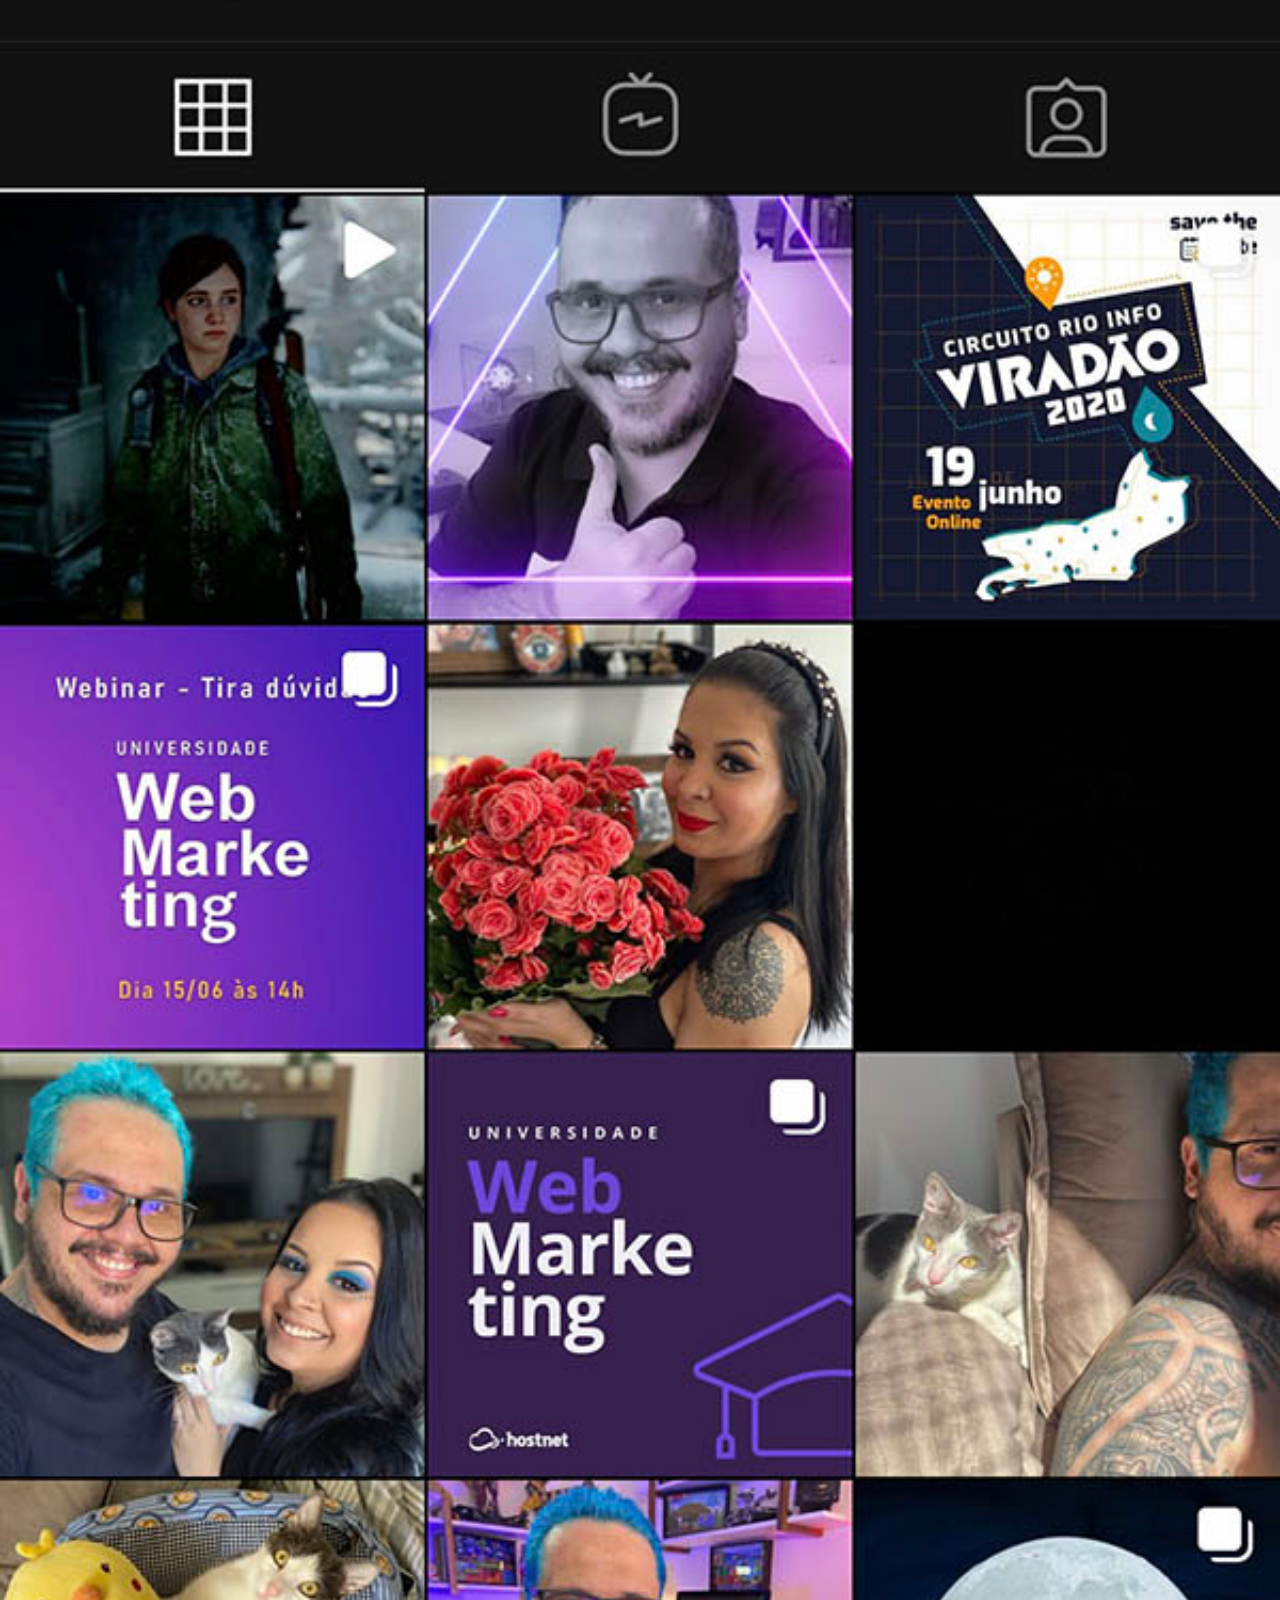
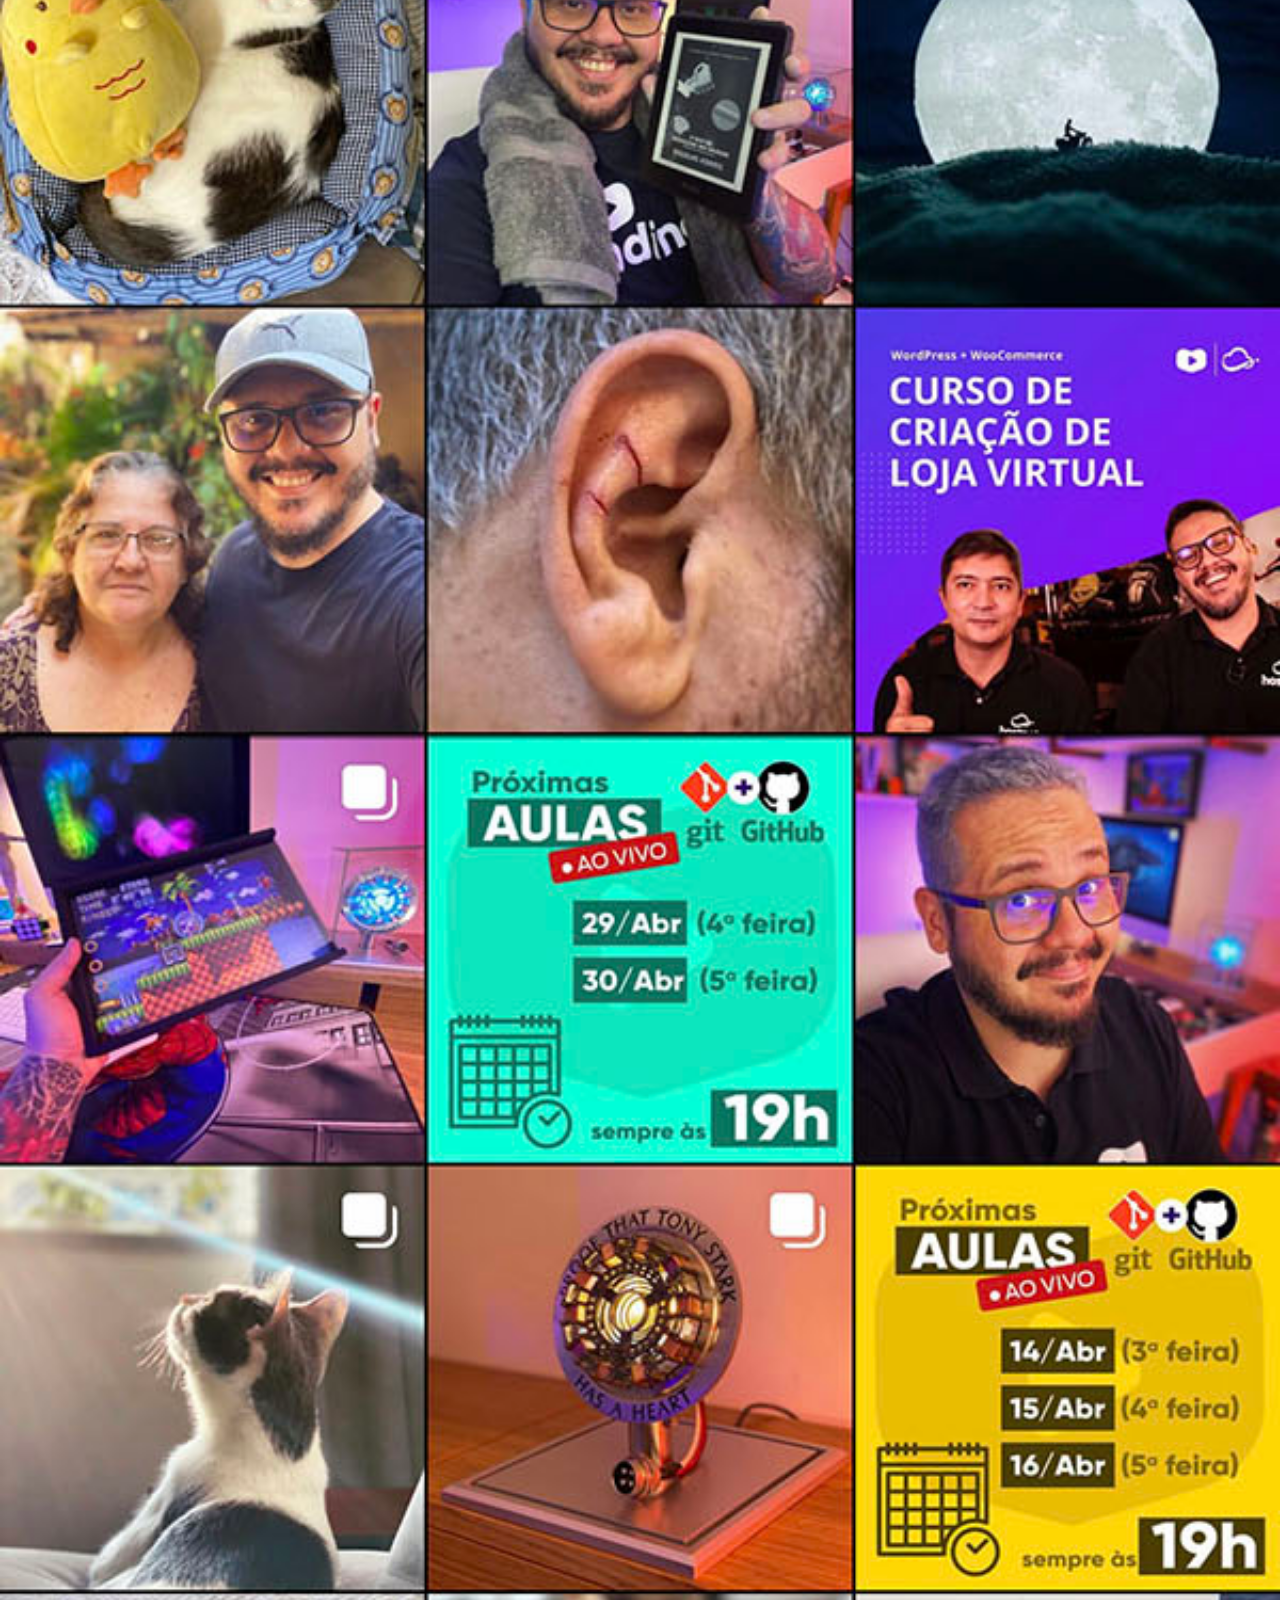
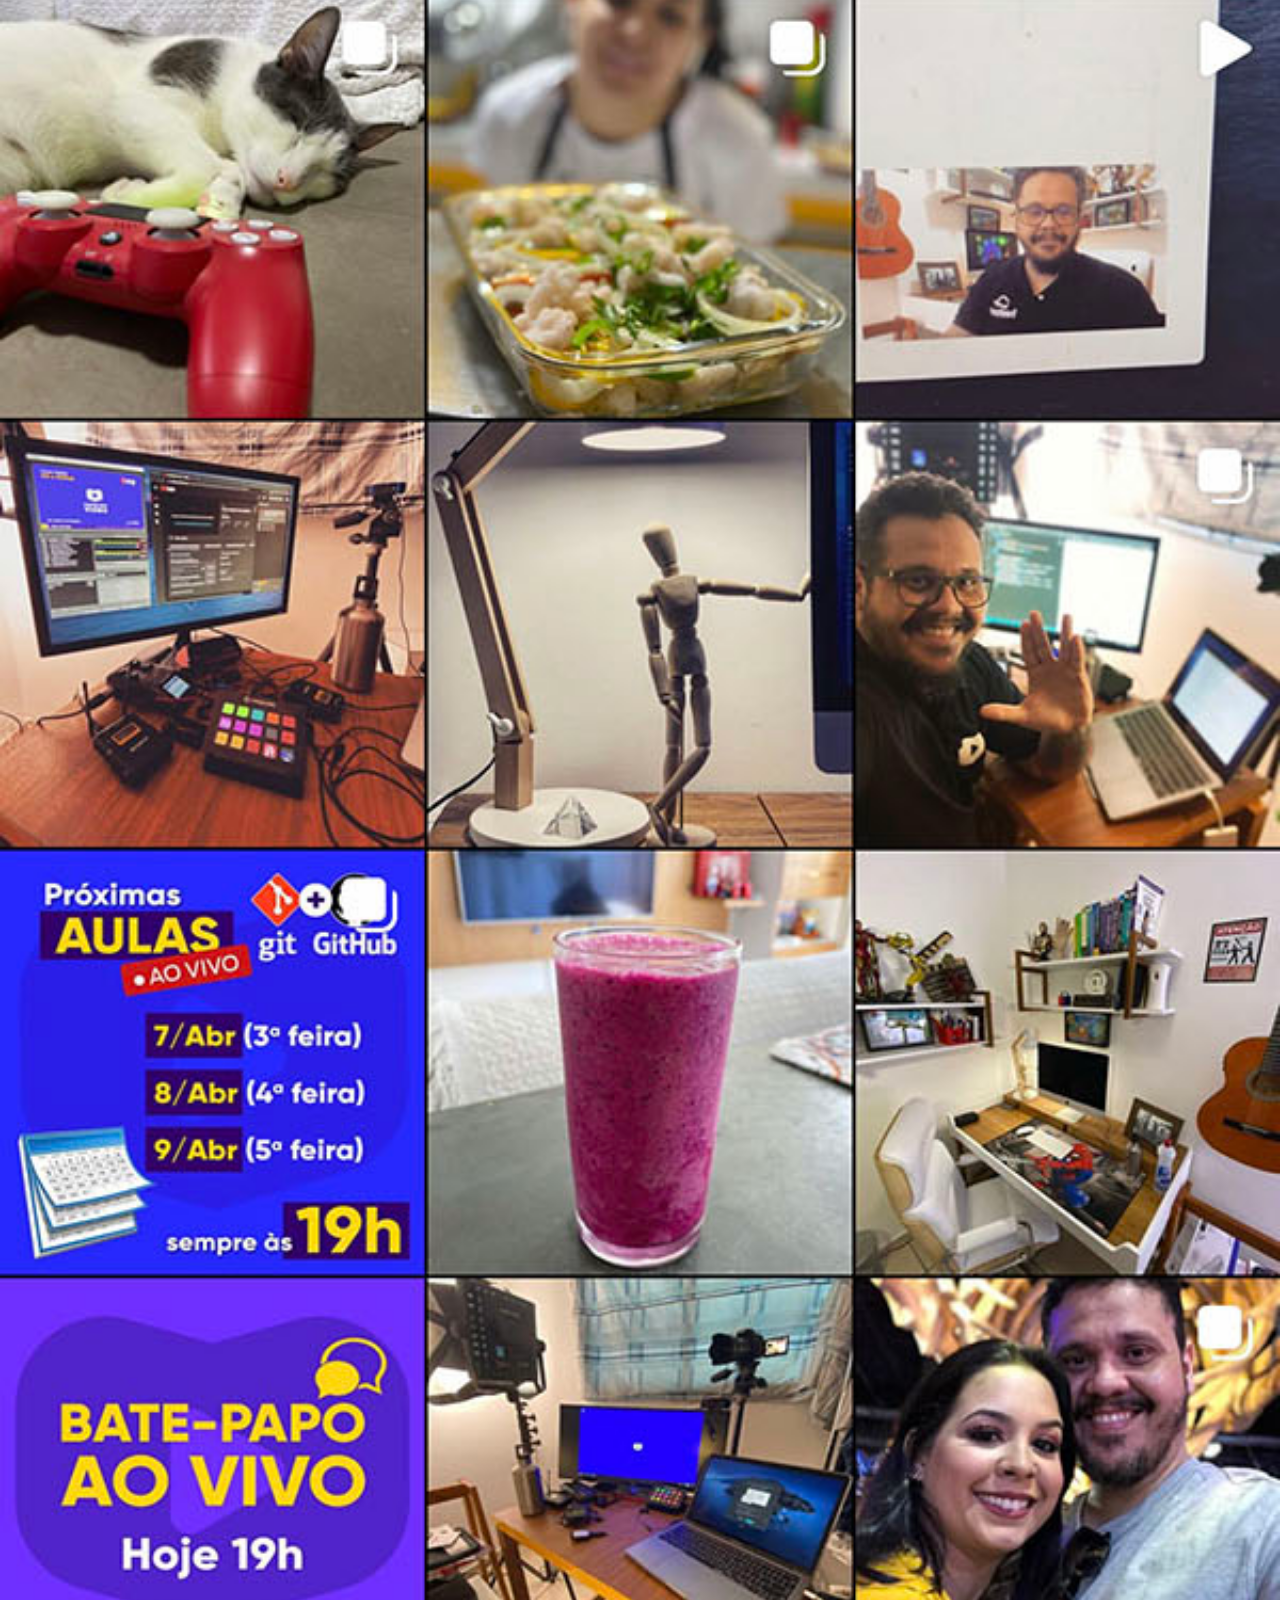
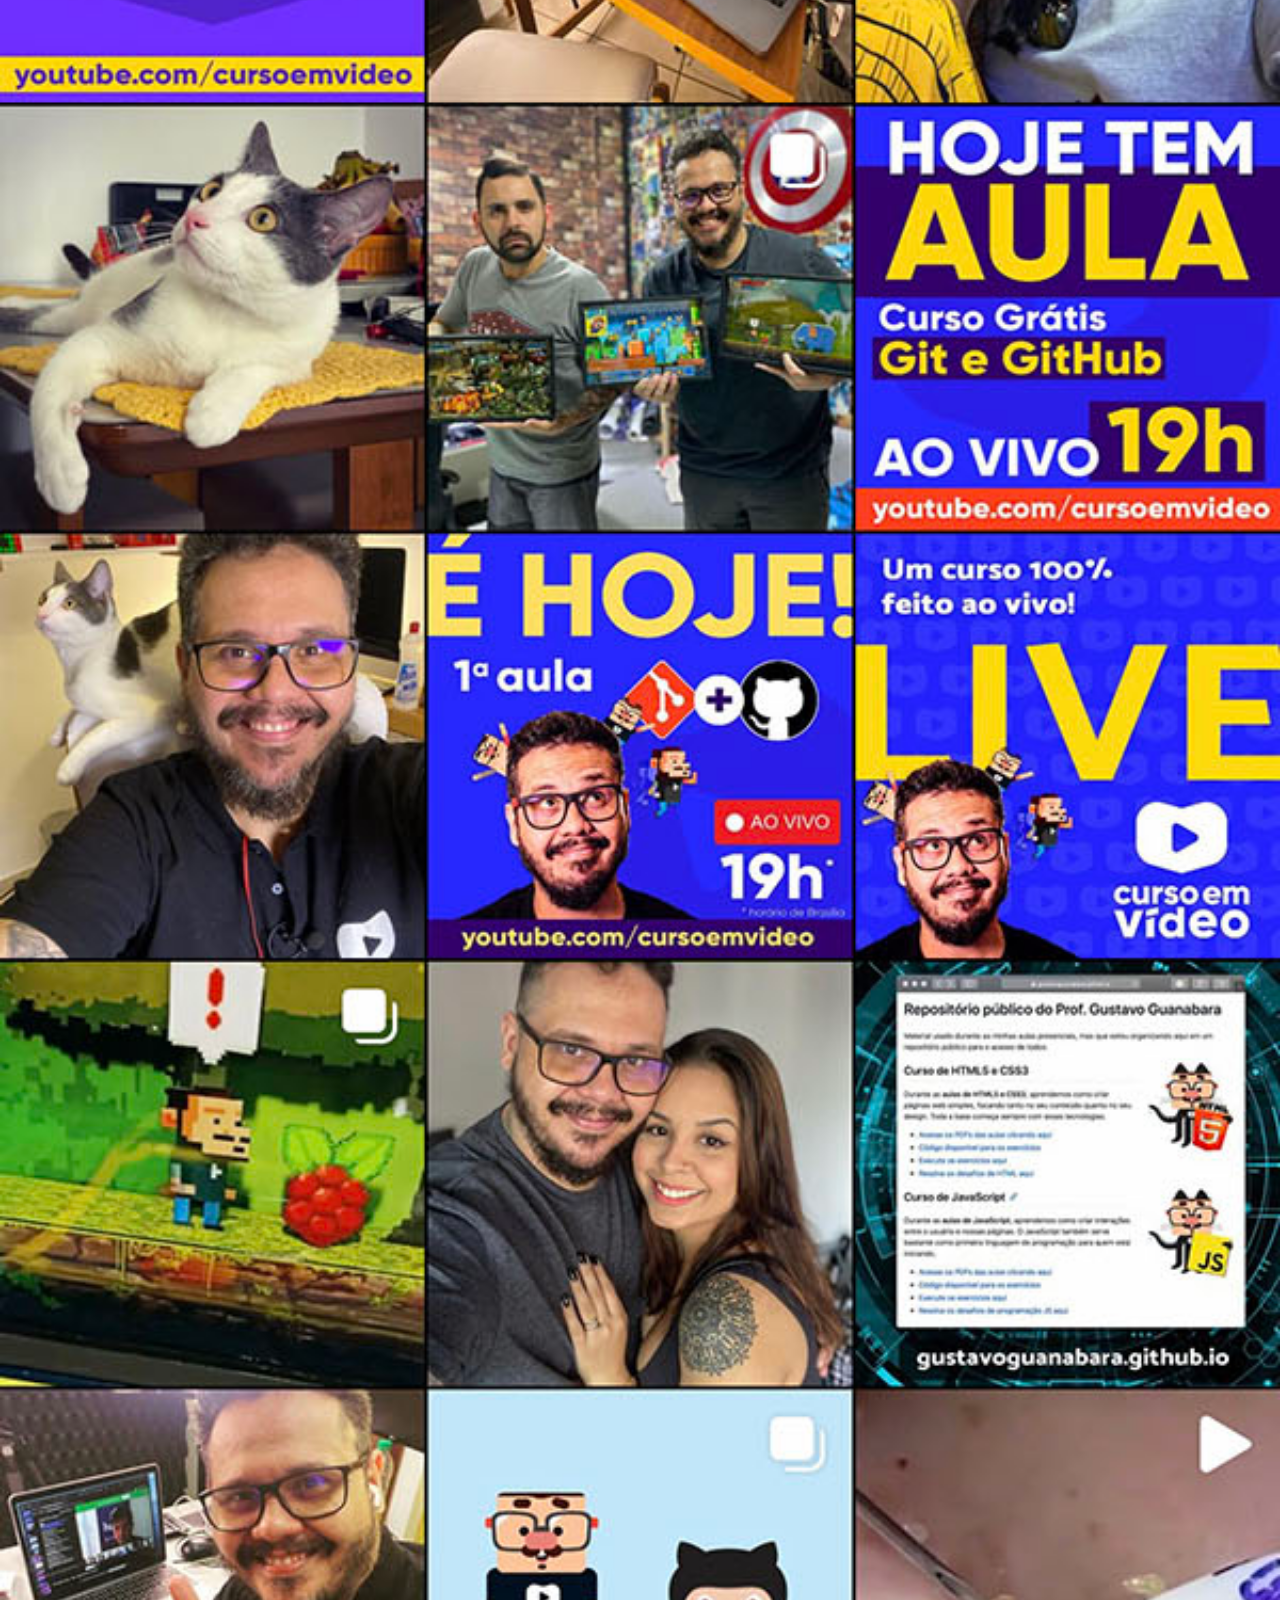
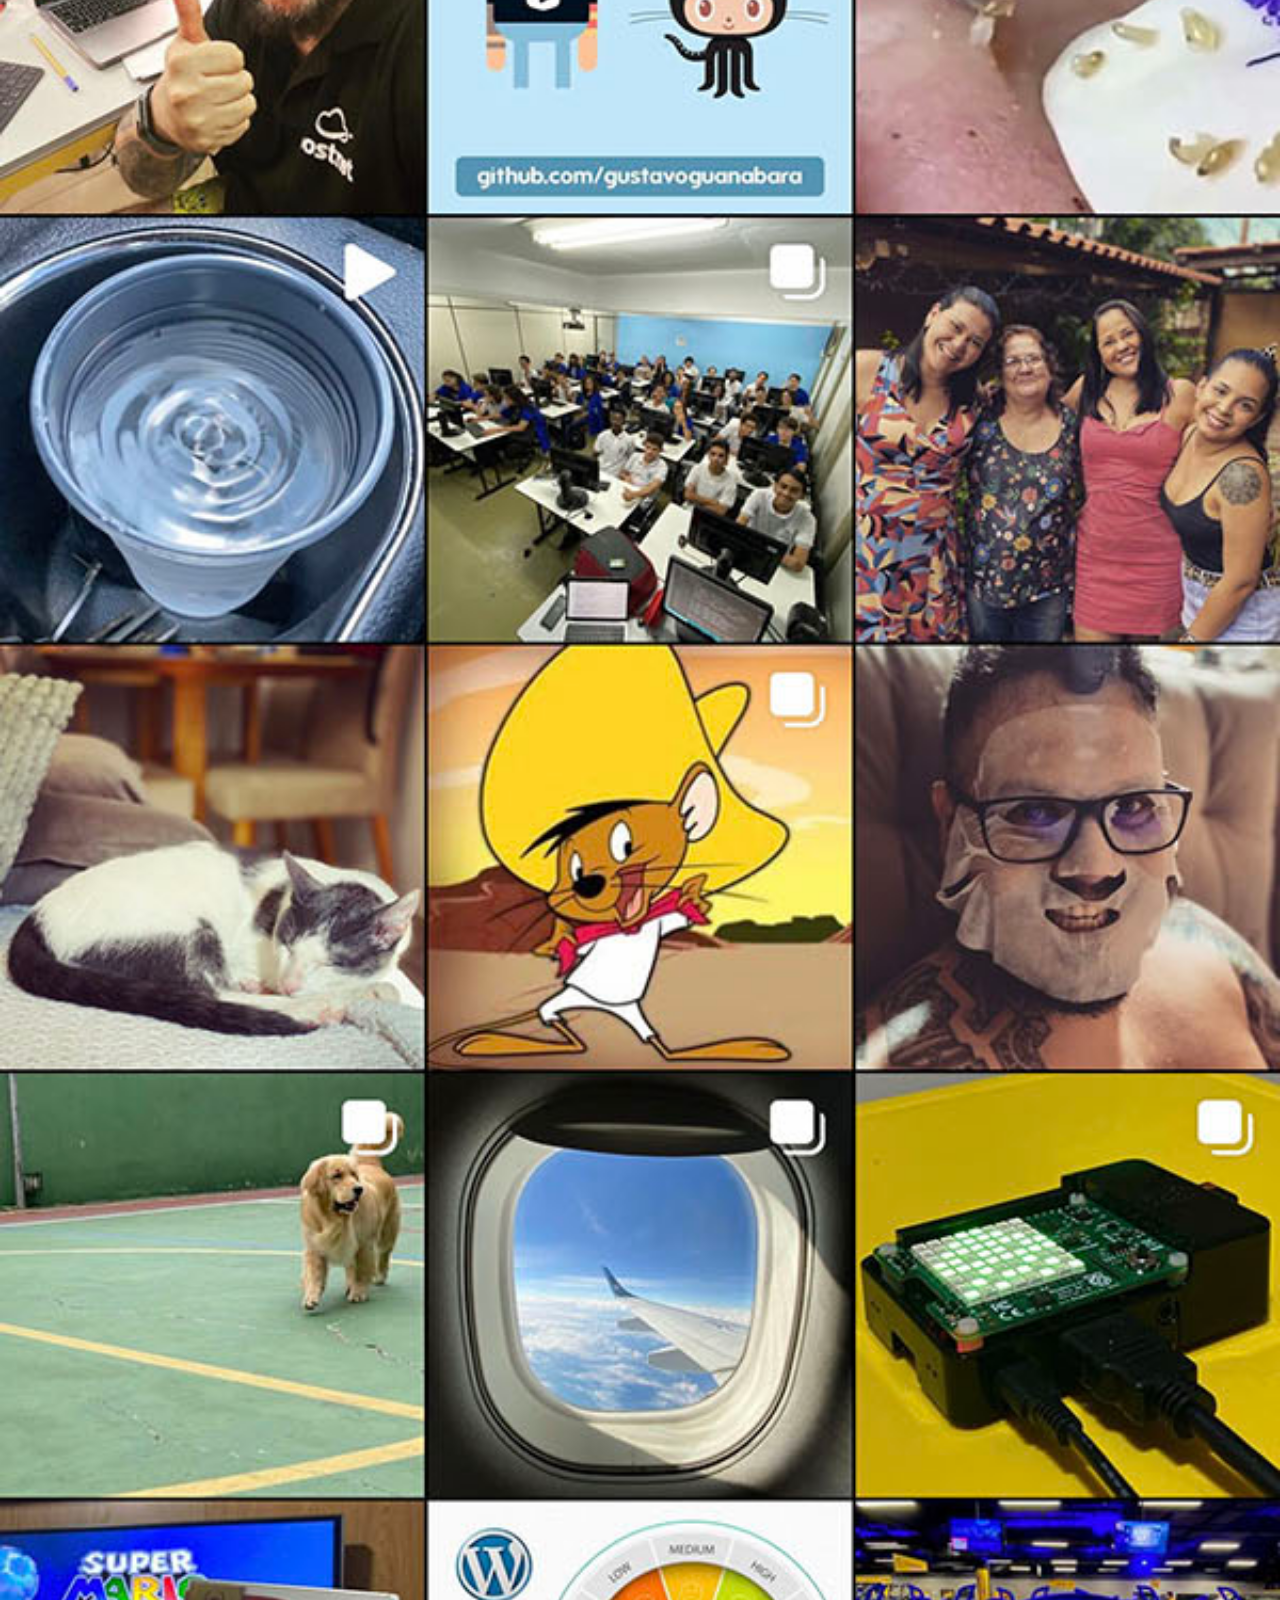
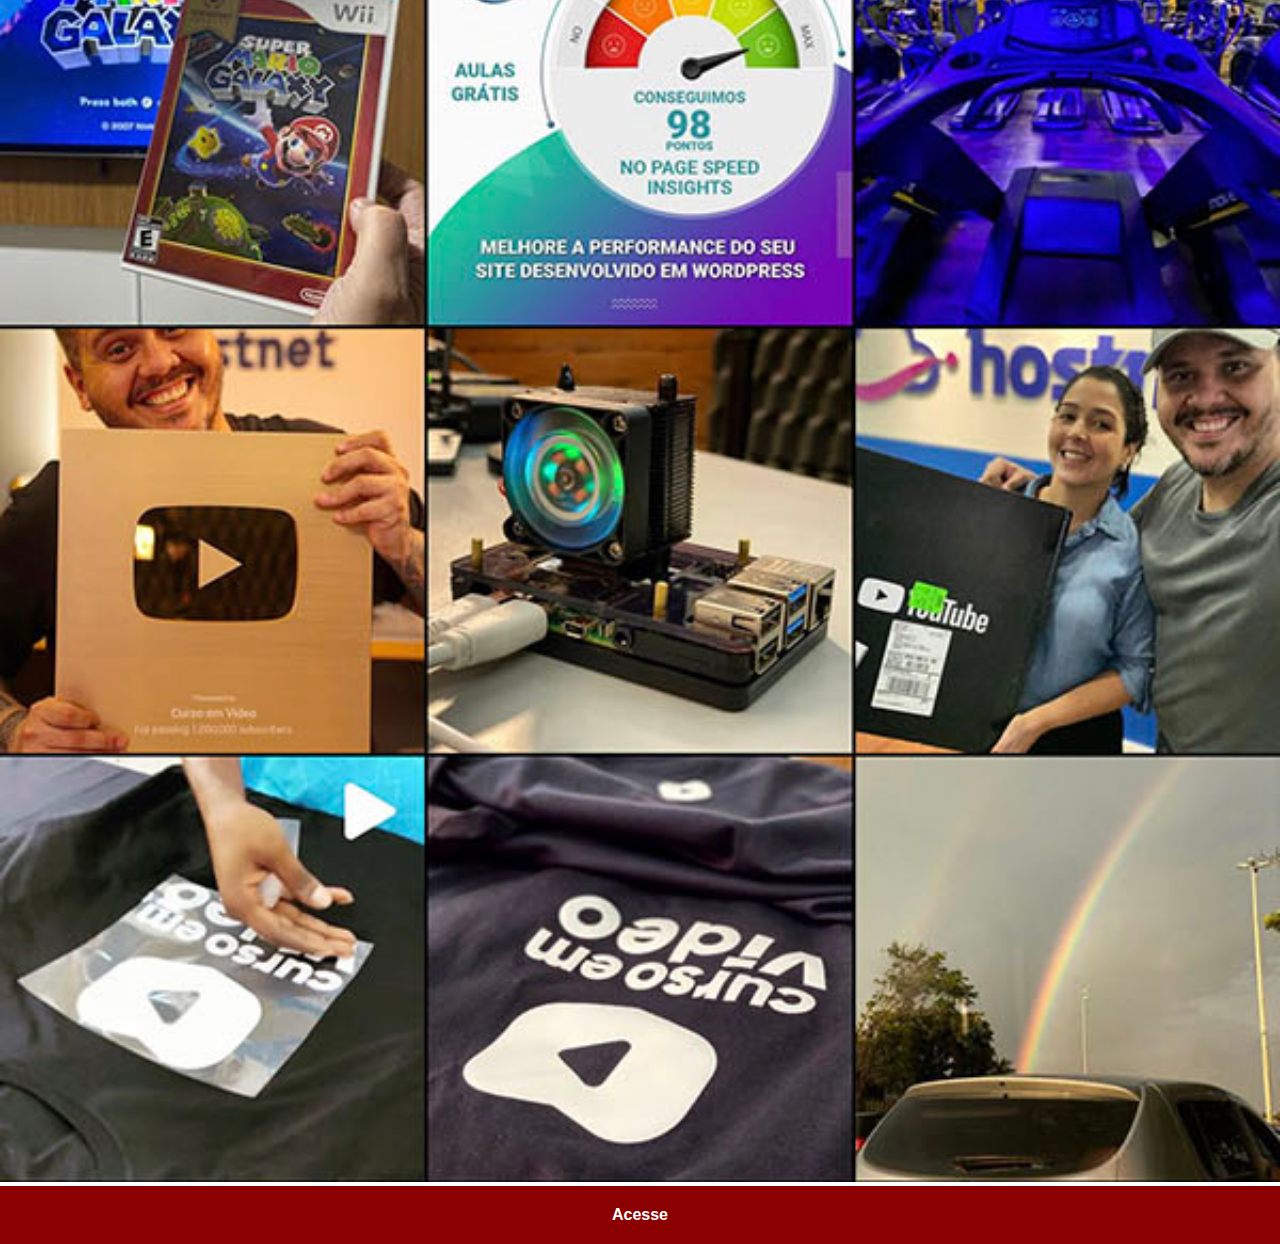
<file: instagram.html>
<!DOCTYPE html>
<html lang="pt-br">
<head>
    <meta charset="UTF-8">
    <meta name="viewport" content="width=device-width, initial-scale=1.0">
    <link rel="stylesheet" href="estilos/social.css">
    <title>Instagram</title>
</head>
<body>
    <img src="imagens/tela-instagram.jpg" alt="instagram">
    <a href="https://www.instagram.com">Acesse</a>
</body>
</html>
</file>
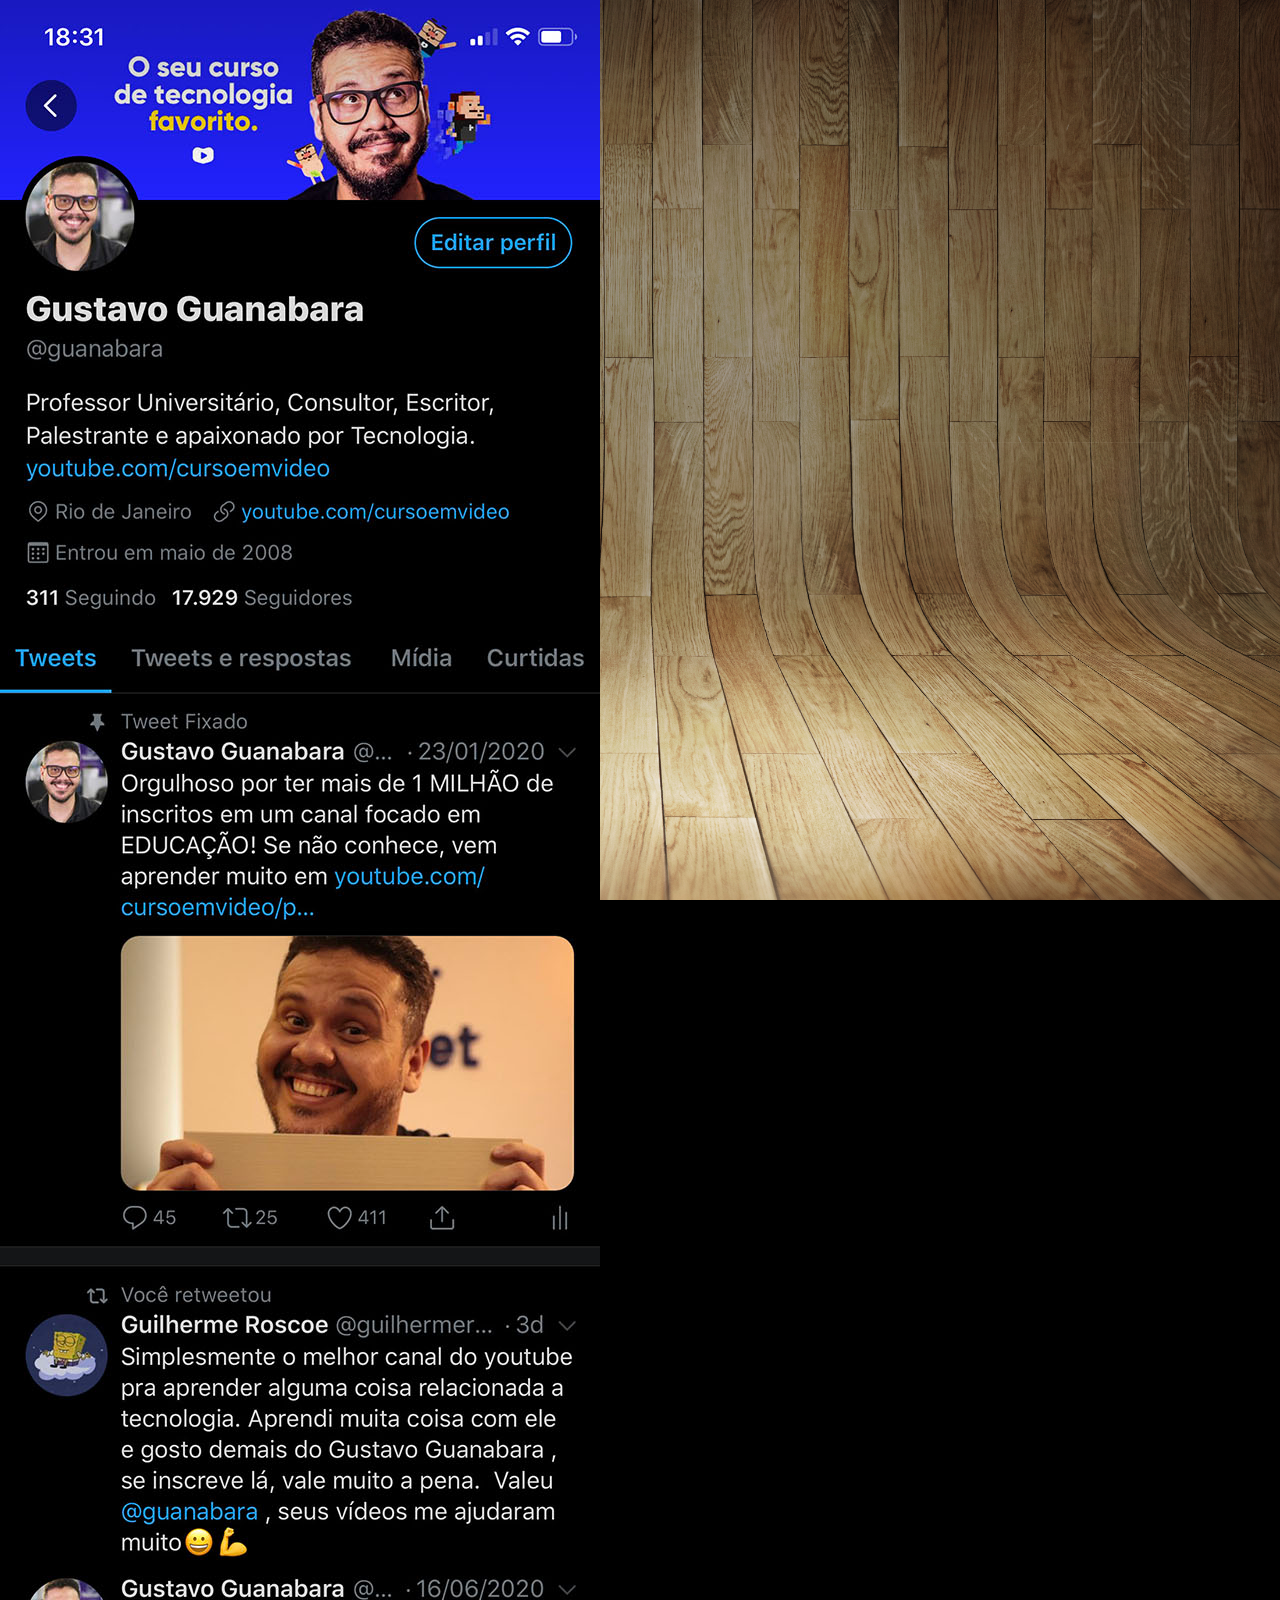
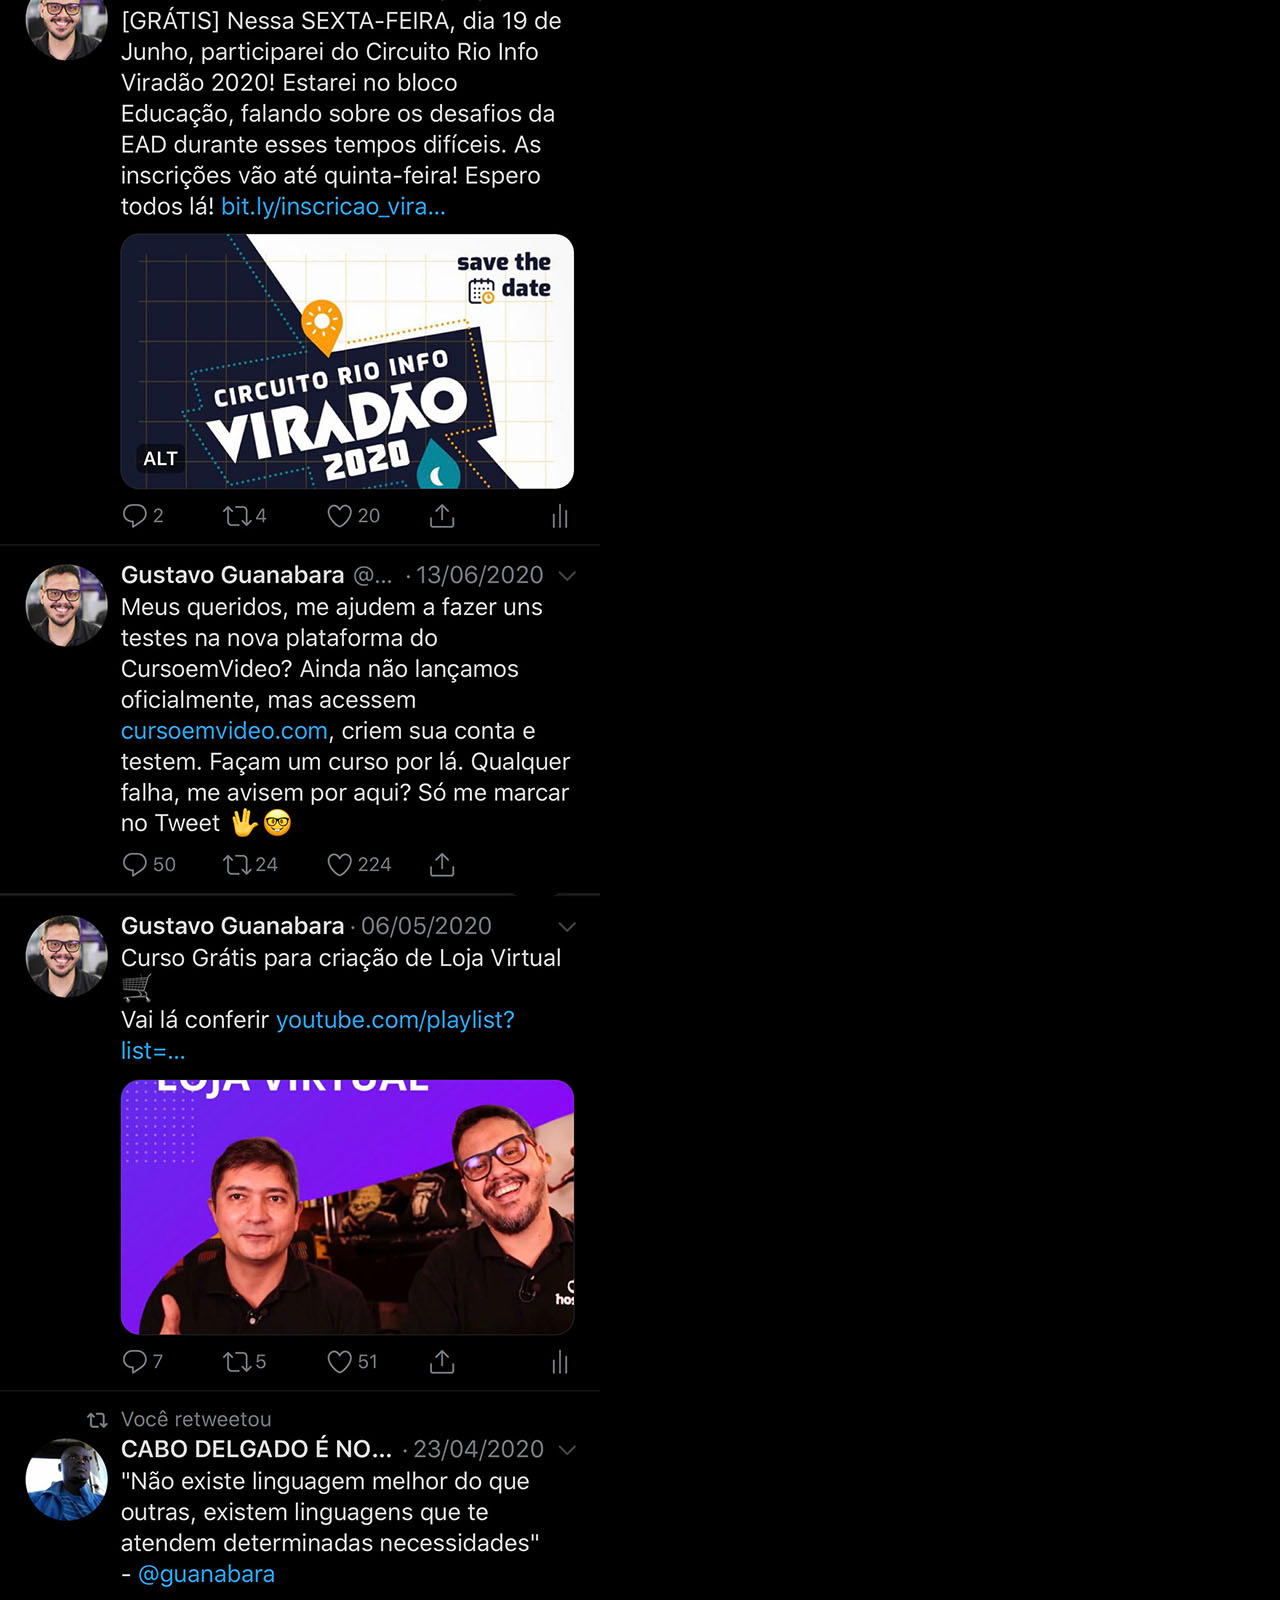
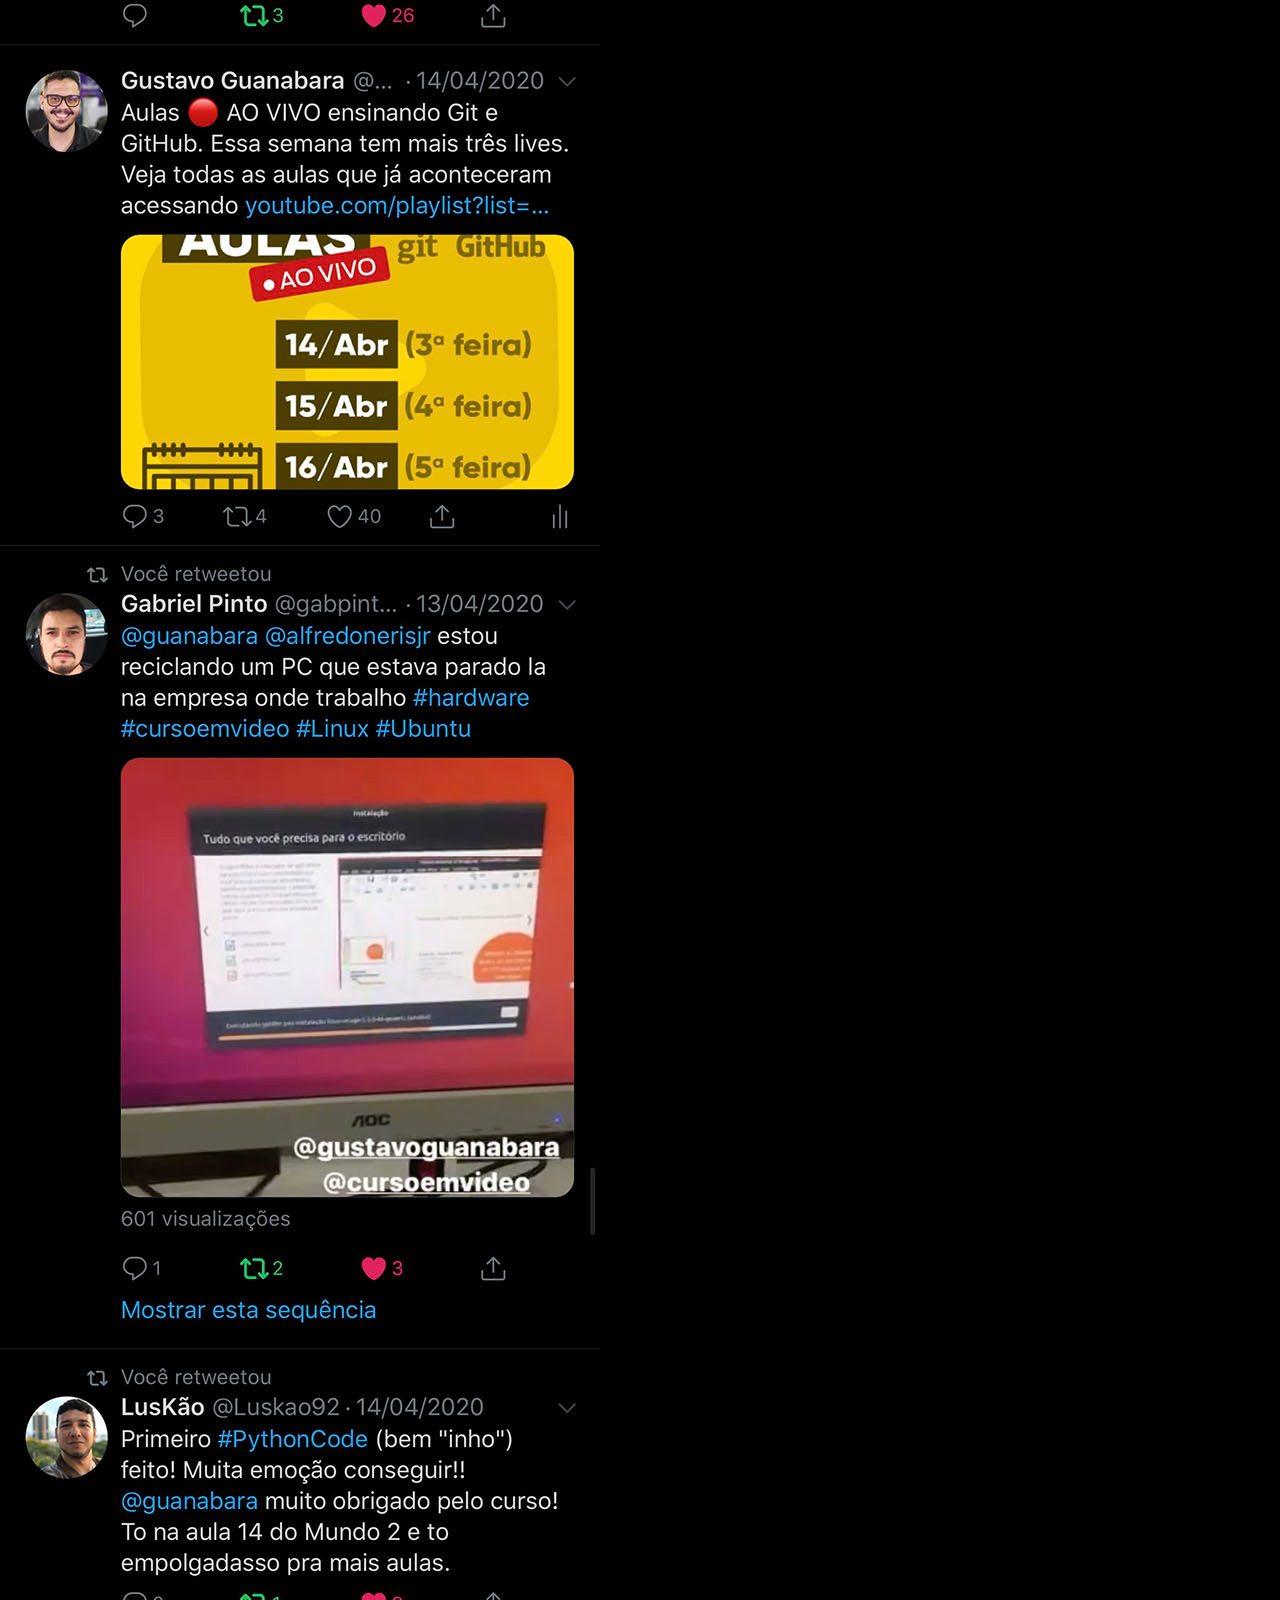
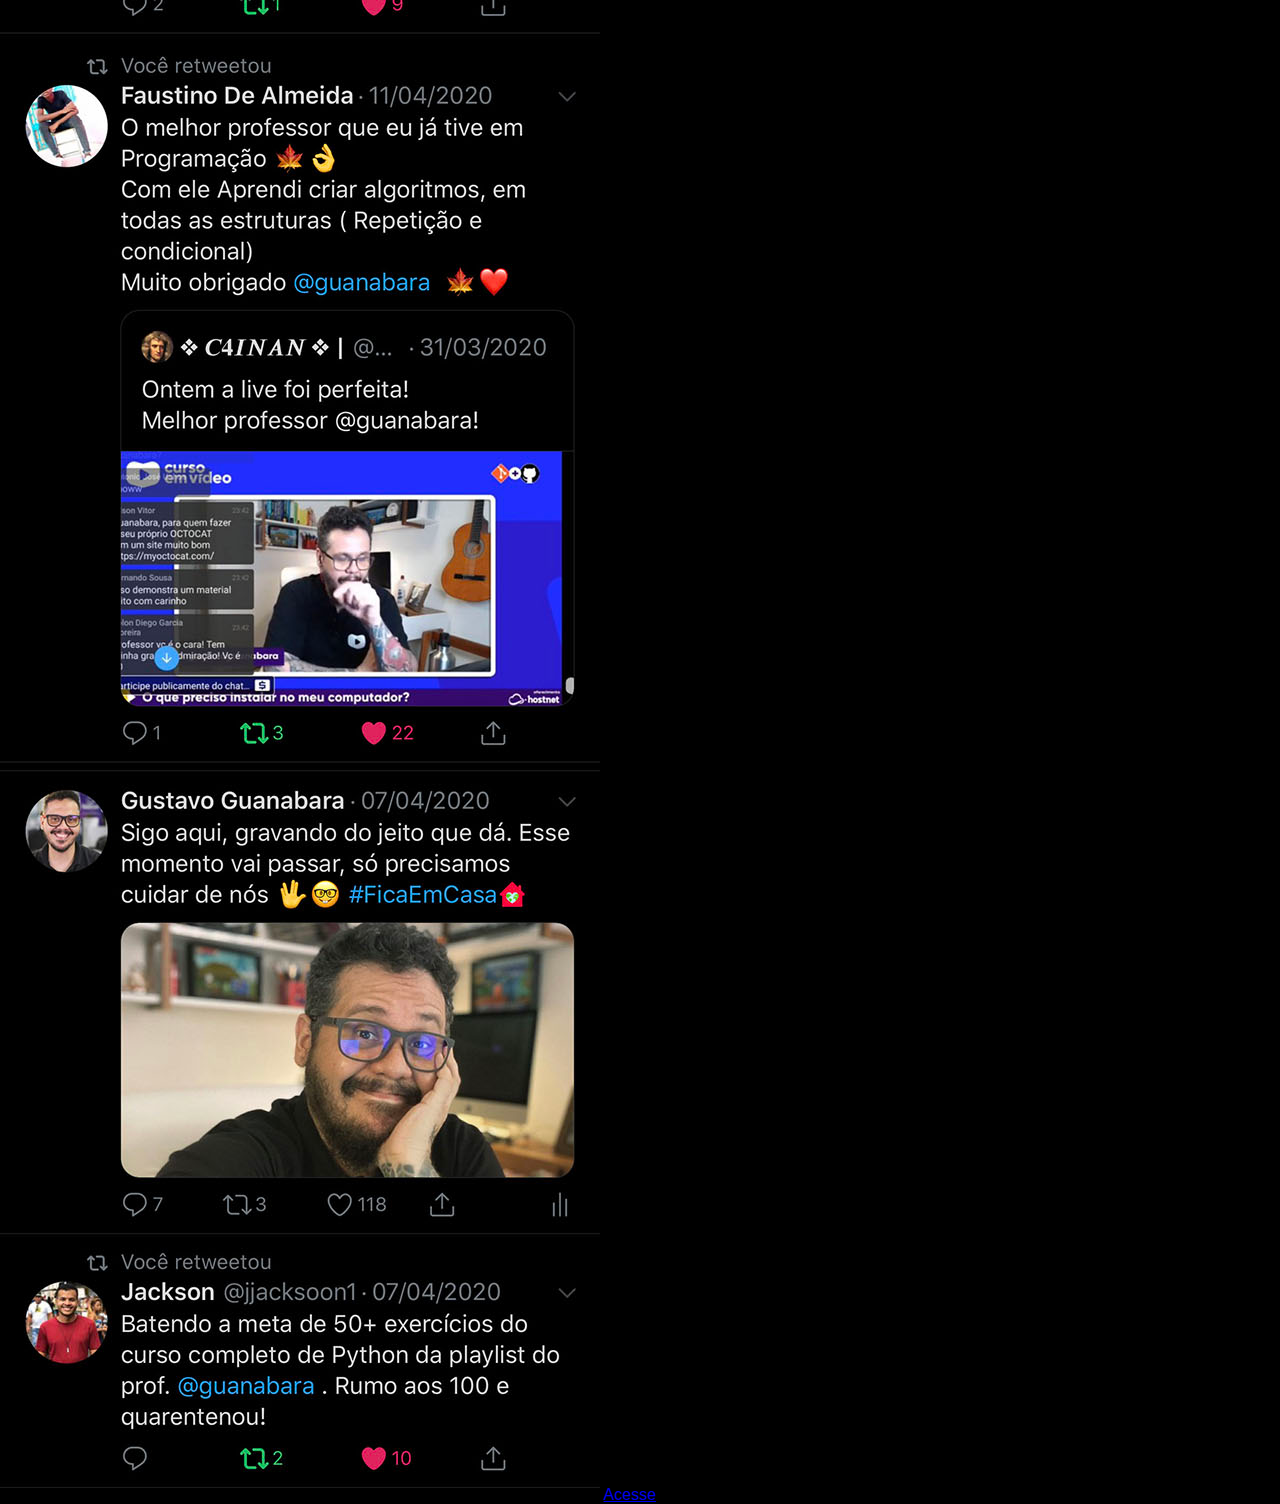
<file: twitter.html>
<!DOCTYPE html>
<html lang="pt-br">
<head>
    <meta charset="UTF-8">
    <meta name="viewport" content="width=device-width, initial-scale=1.0">
    <link rel="stylesheet" href="estilos/style.css">
    <title>Twitter</title>
</head>
<body>
    <img src="imagens/tela-twitter.jpg" alt="twitter">
    <a href="https://twitter.com/?lang=pt-br">Acesse</a>
</body>
</html>
</file>
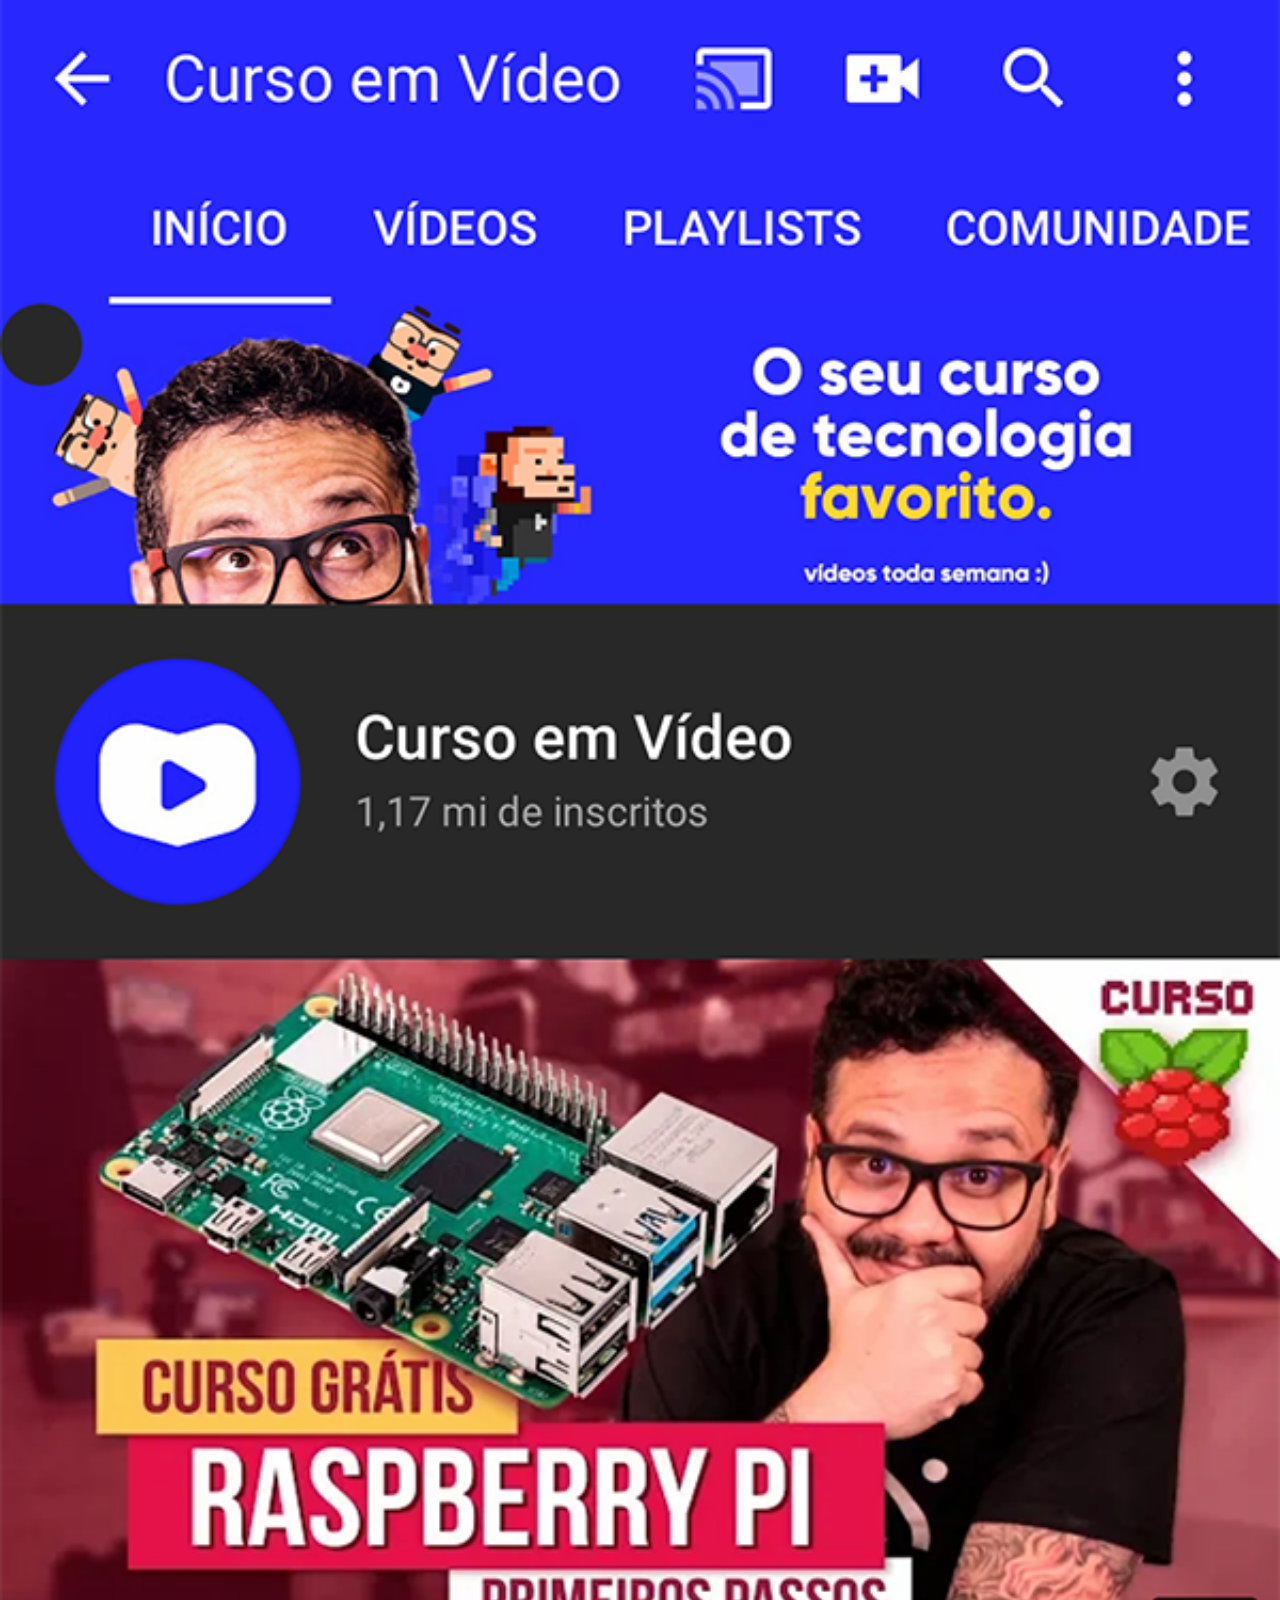
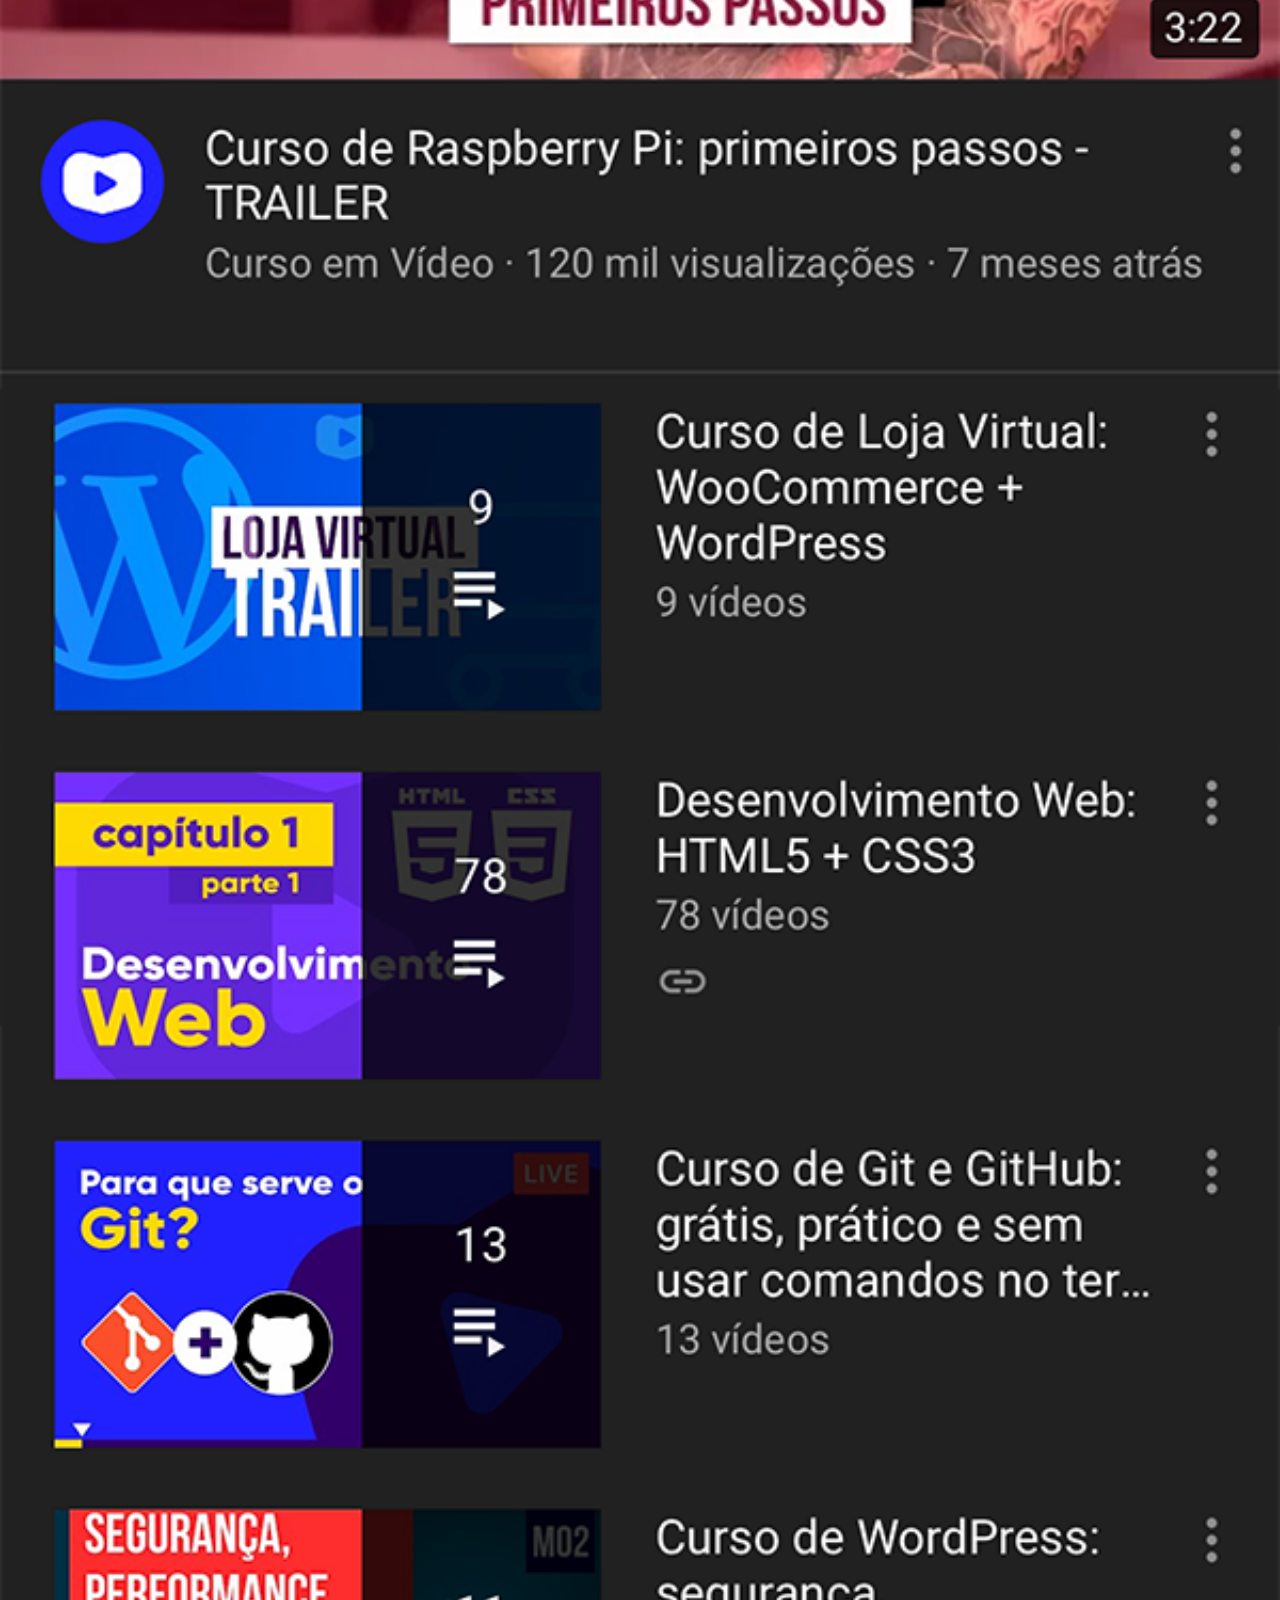
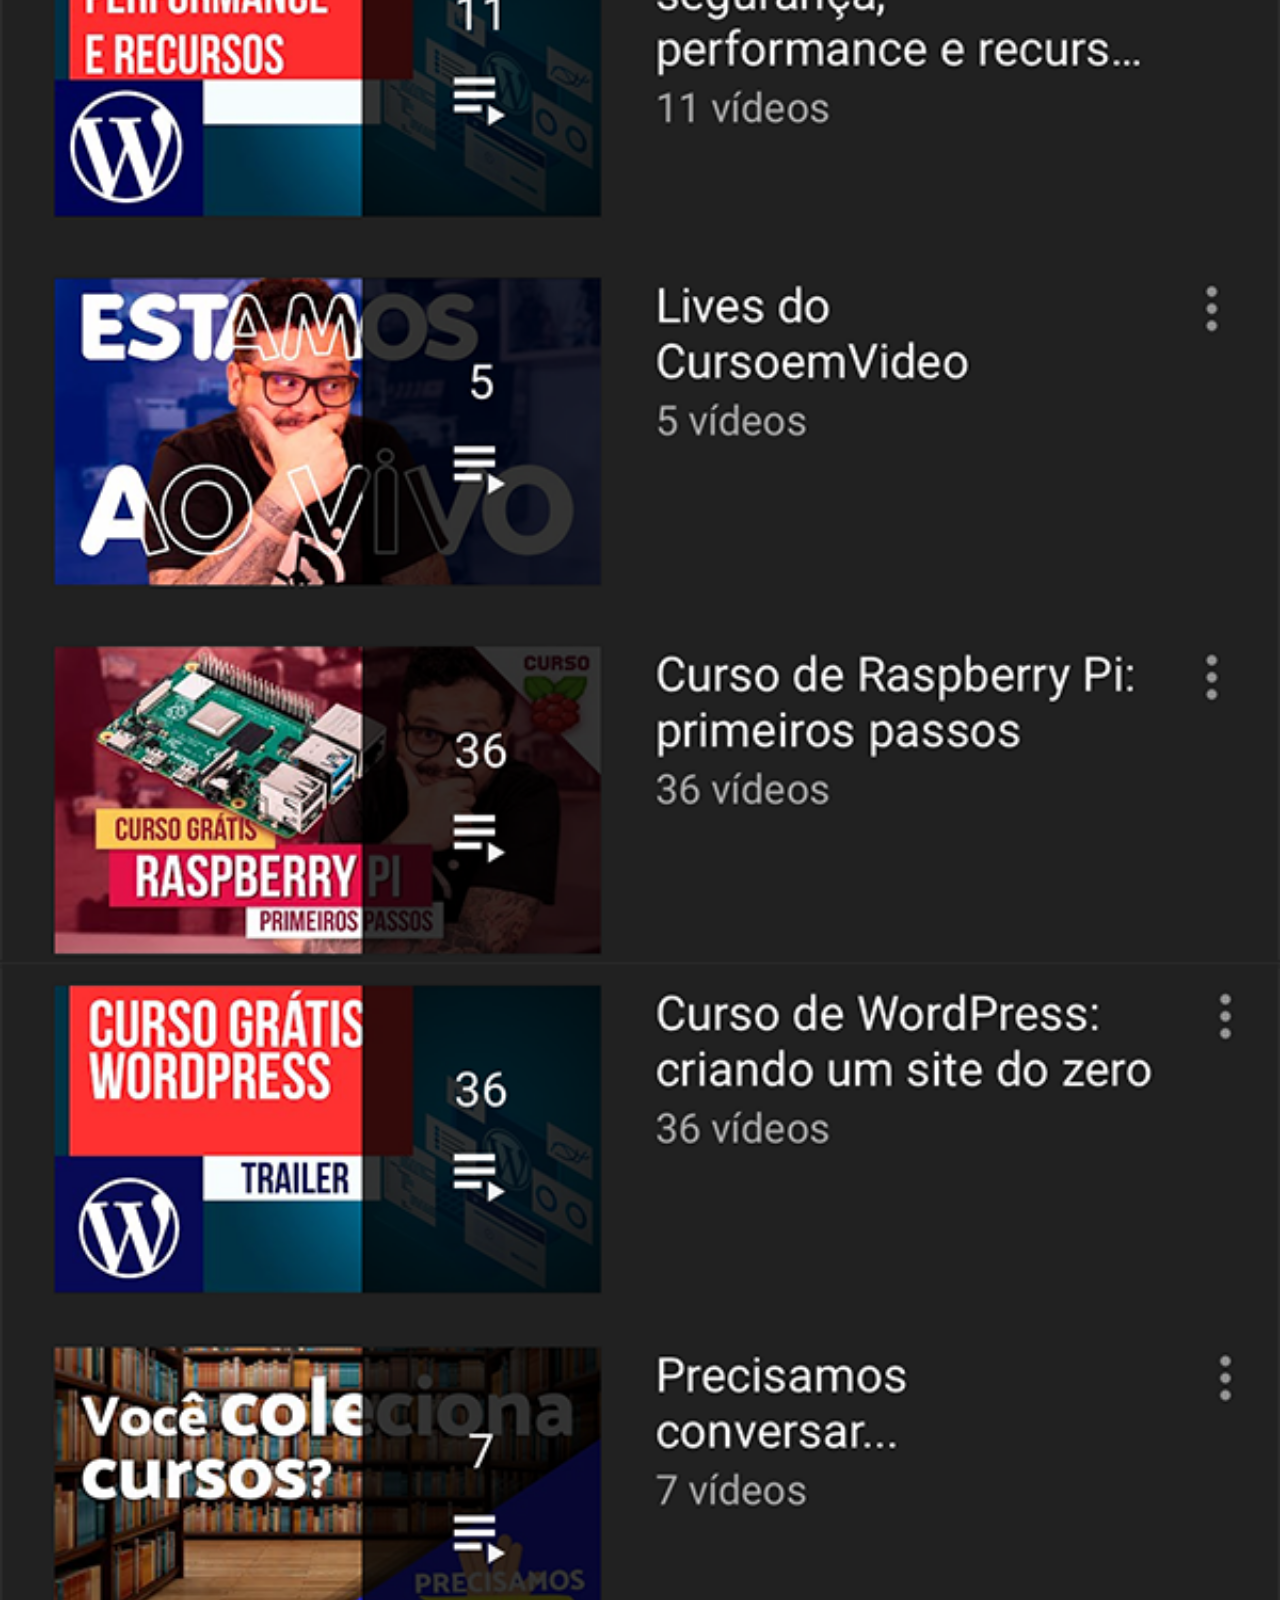
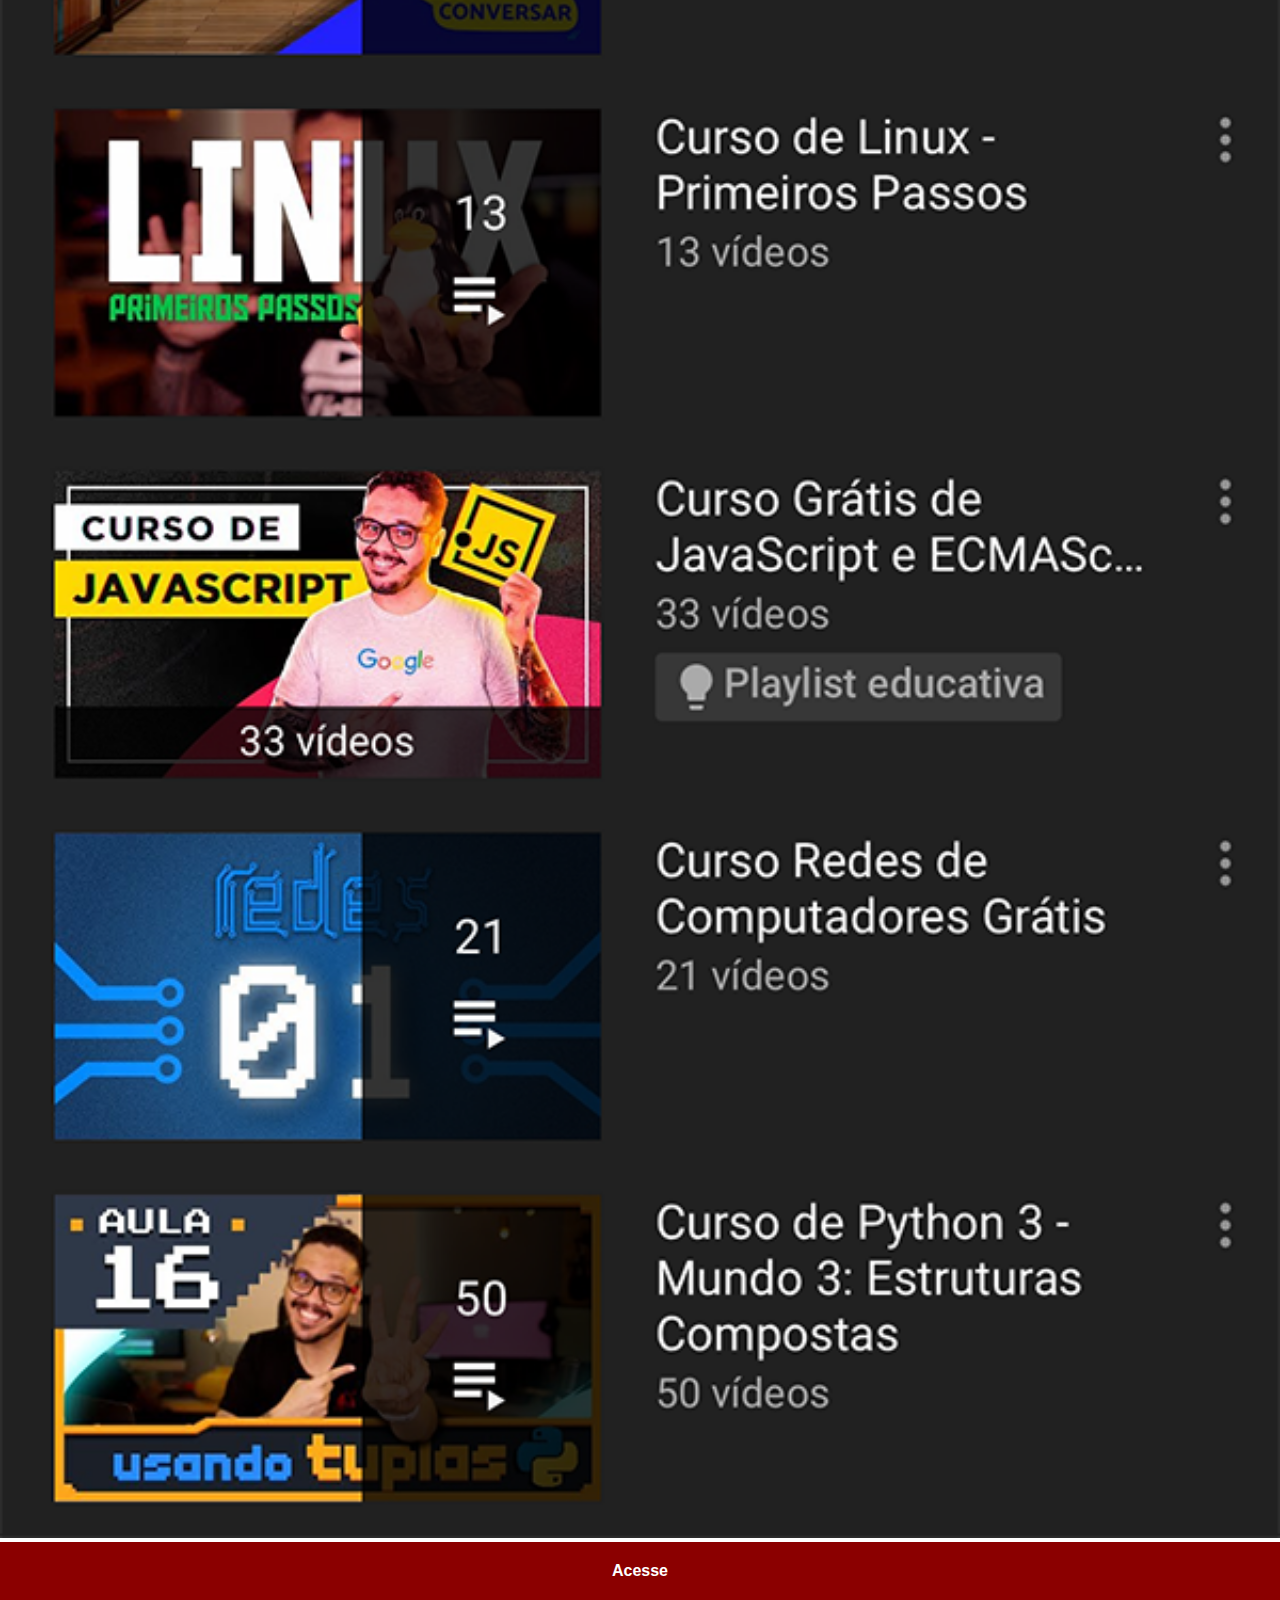
<file: youtube.html>
<!DOCTYPE html>
<html lang="pt-br">
<head>
    <meta charset="UTF-8">
    <meta name="viewport" content="width=device-width, initial-scale=1.0">
    <link rel="stylesheet" href="estilos/social.css">
    <title>Youtube</title>
</head>
<body>
    <img src="imagens/tela-youtube.png" alt="youtube">
    <a href="https://www.youtube.com/@CursoemVideo/playlists" target="_blank">Acesse</a>
</body>
</html>
</file>
<file: estilos/style.css>
@charset "UTF-8";

*{
    padding: 0px;
    margin: 0px;
    font-family: Arial, Helvetica, sans-serif;
}
html, body{
    height: 100vh;
    width: 100vw;
    background-color: black;
}
body{
    background: url('../imagens/fundo-madeira.jpg') no-repeat top center;
    background-size: cover;
    background-attachment: fixed;
}
main{
    height: 100vh;
    position: relative;
}
section#telefone{
    height: 627px;
    width: 311px;
    position: absolute;
    top: 50%;
    left: 50%;
    transform: translate(-50%, -50%);
    background: url('../imagens/frame-iphone.png') no-repeat;
}
iframe#tela{
    position: relative;
    top: 80px;
    left: 22px;
    width: 267px;
    height: 471px;
}
section#redes-sociais img{
    width: 50px;
    margin: 10px;
    border-radius: 50%;
    box-shadow: 2px 2px 5px rgba(0, 0, 0, 0.39);
    box-sizing: border-box;
}
    section#redes-sociais{
        text-align: right;
}
section#redes-sociais img:hover{
    border: 2px solid white;
    transform: translate(-3px, -3px);
    transition: transform 0.5s;
}
</file>
<file: estilos/social.css>
@charset "UTF-8";

*{
    margin: 0;
    padding: 0;
    font-family: Arial, Helvetica, sans-serif;
}
::-webkit-scrollbar{
    width: 0;
    height: 0;
}
img{
    width: 100vw;
}
a{
    display: block;
    background-color: darkred;
    padding: 20px;
    text-align: center;
    font-weight: bolder;
    text-decoration: none;
    color: white;
}
a:hover{
    background-color: red;
}
</file>
